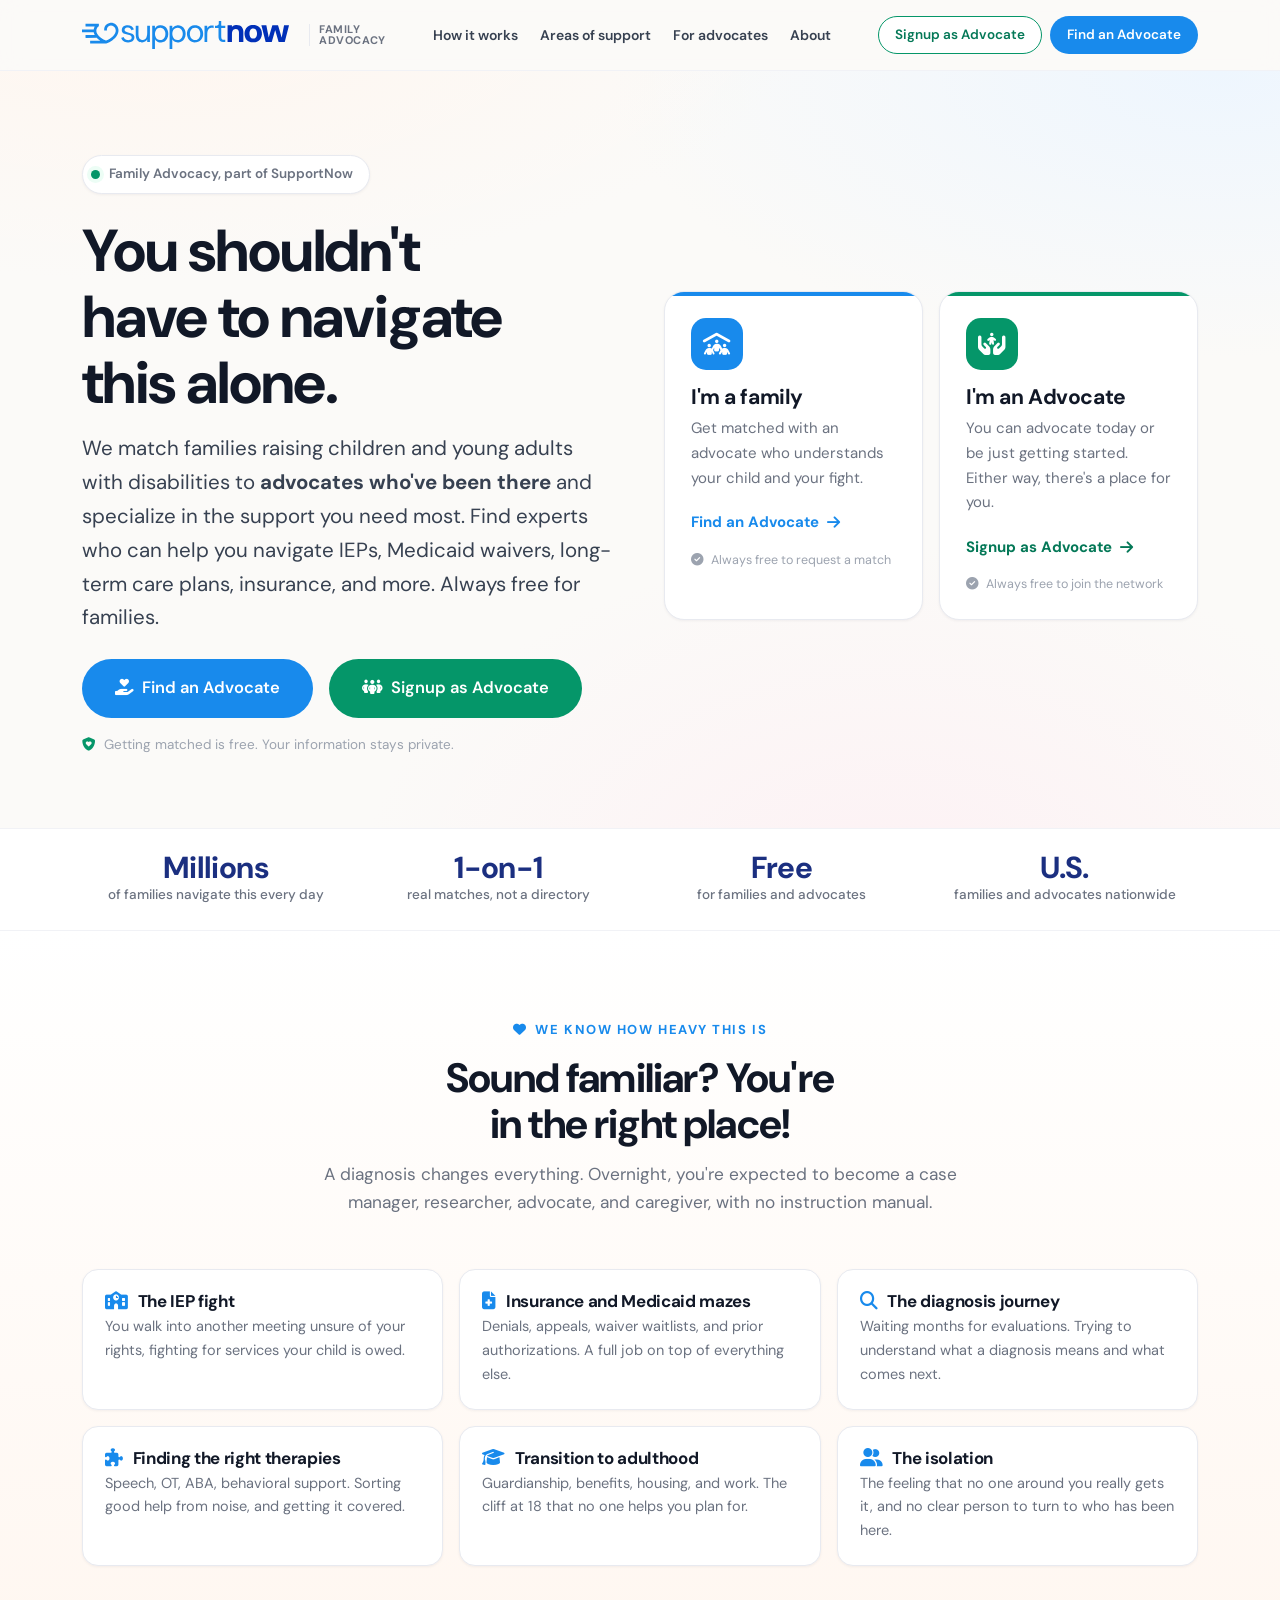
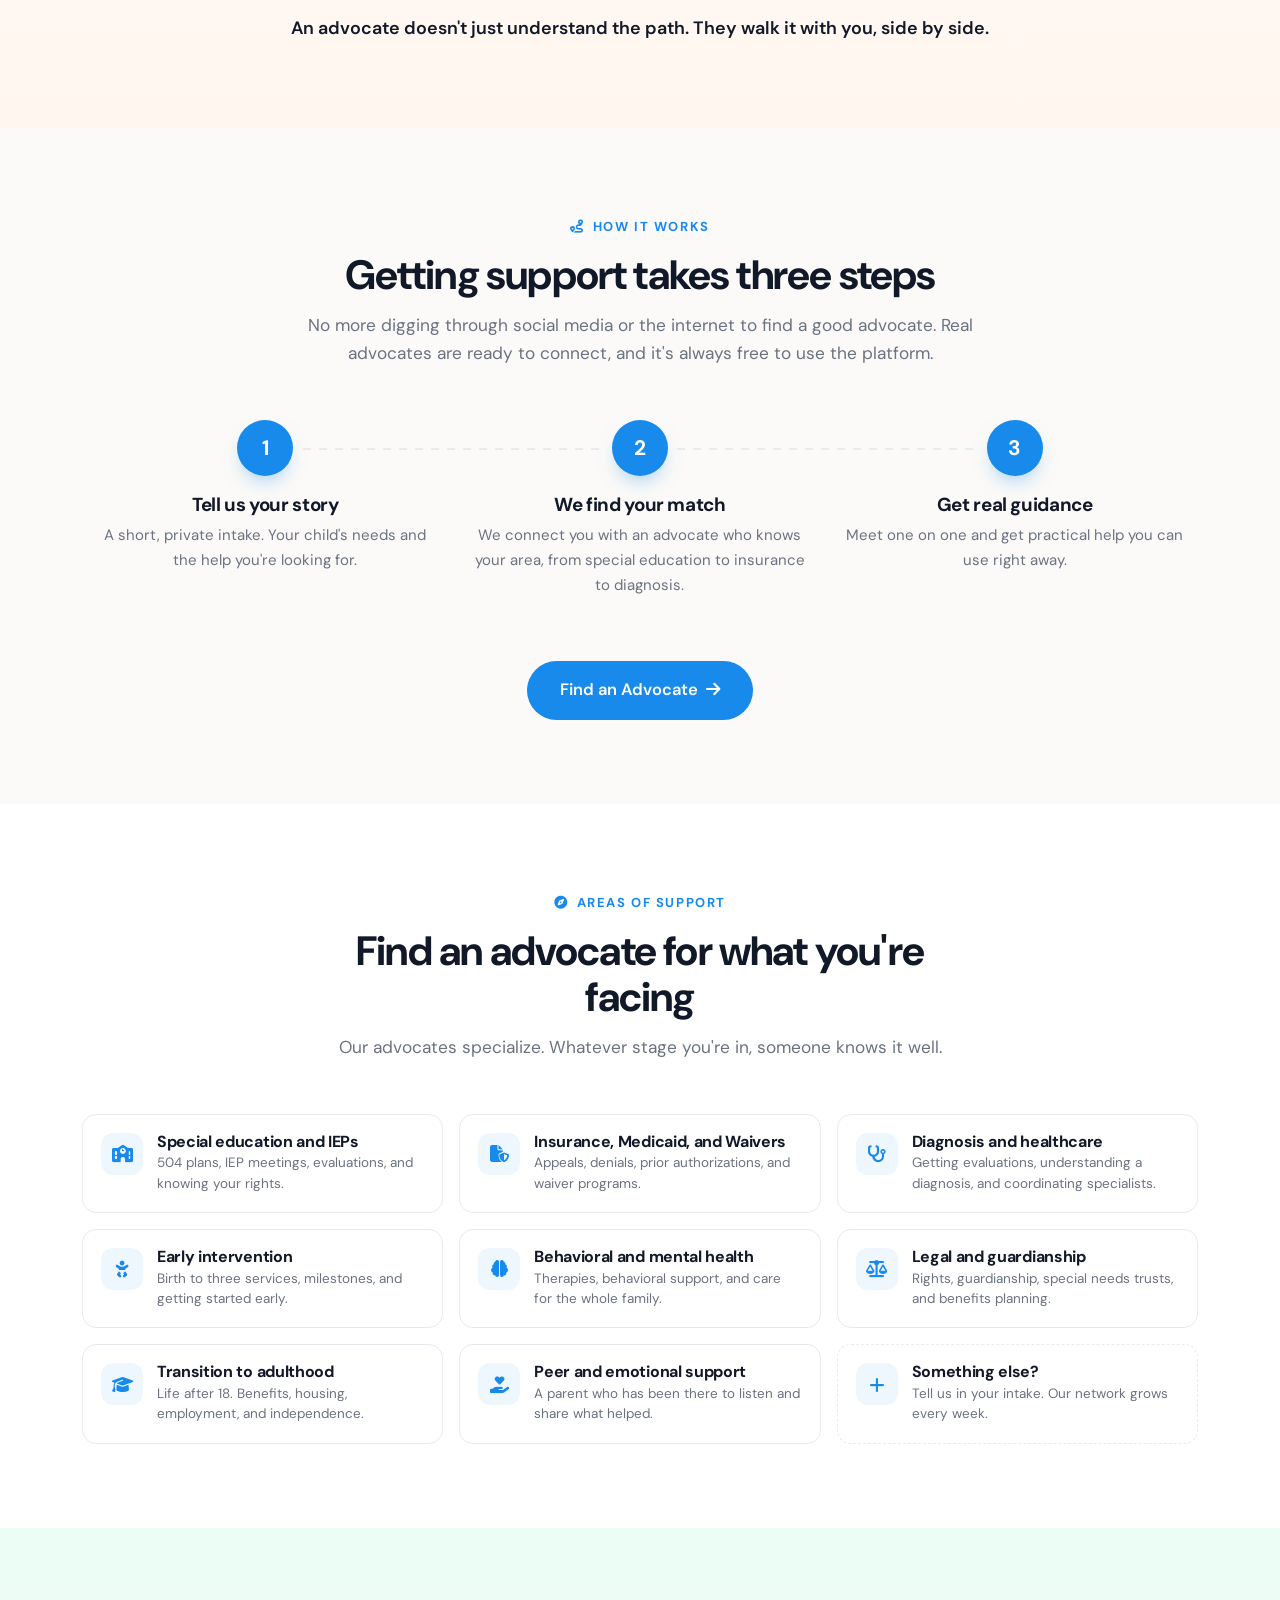
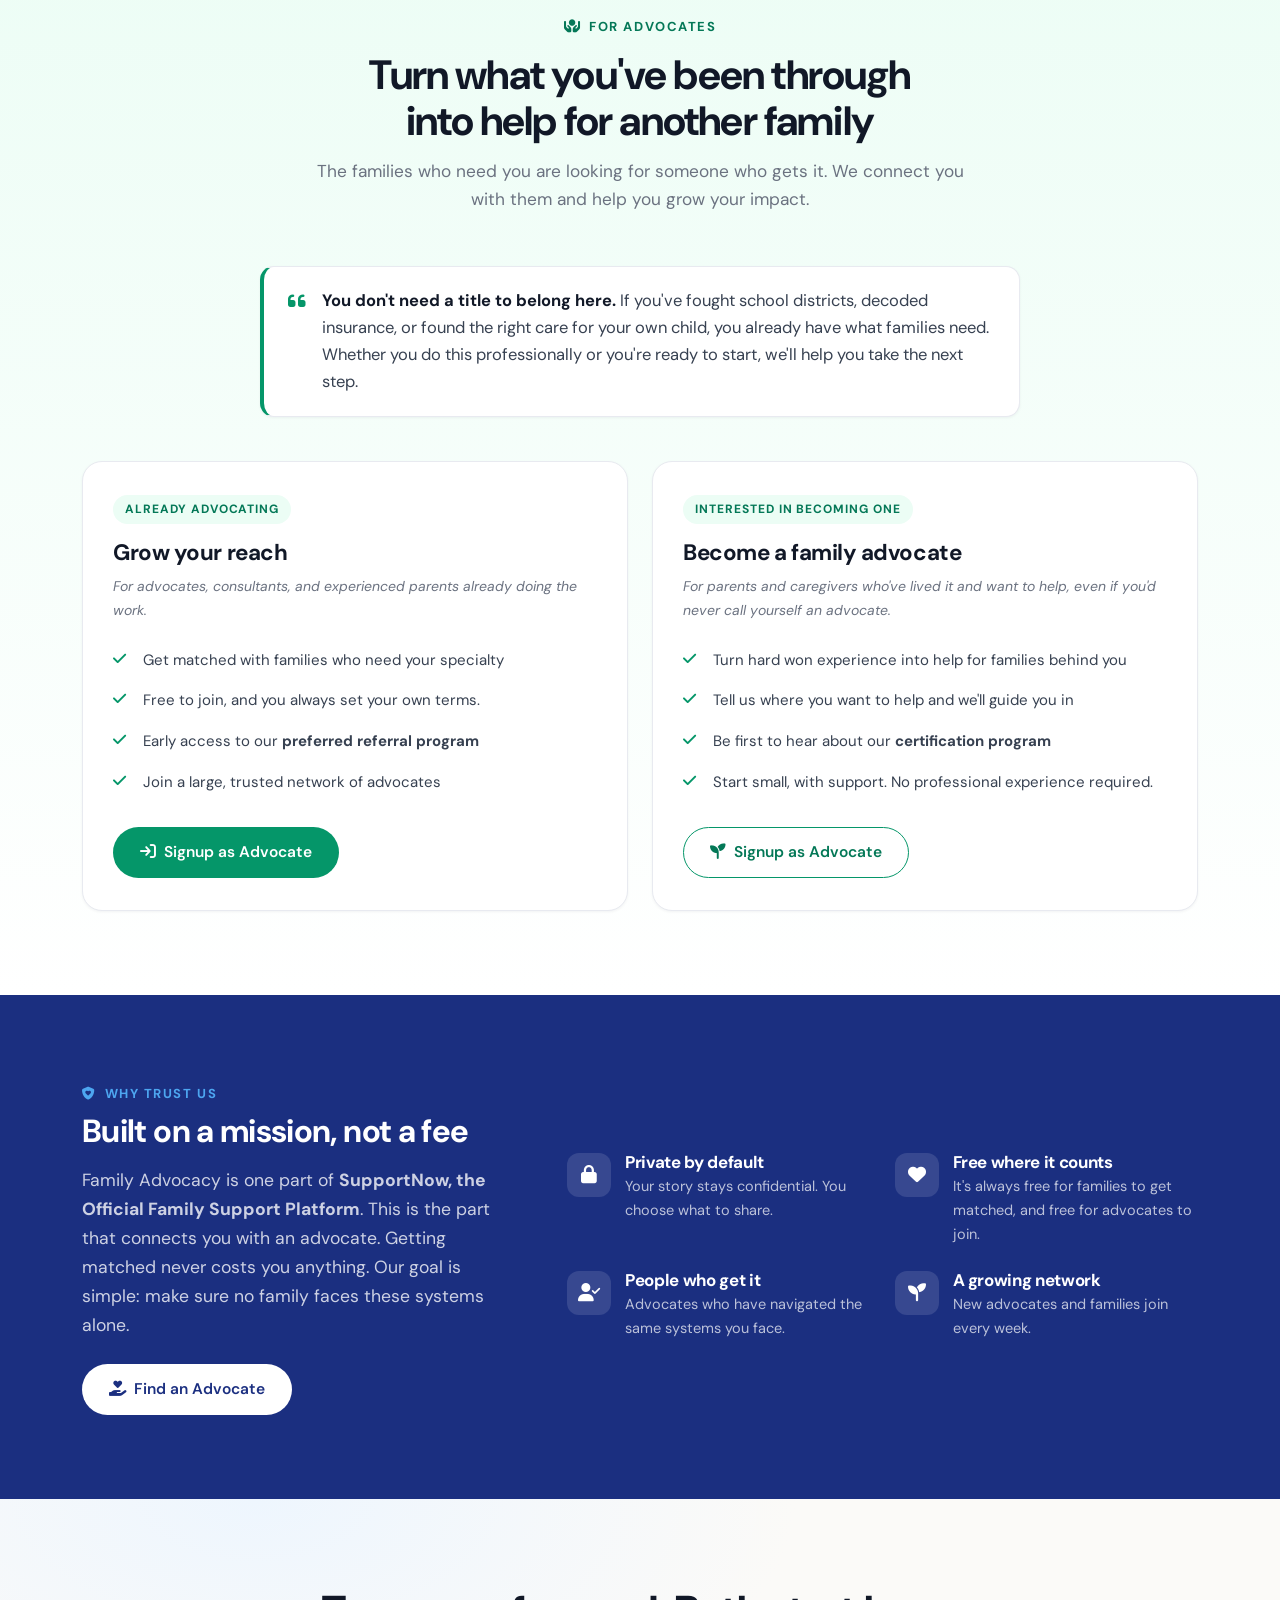
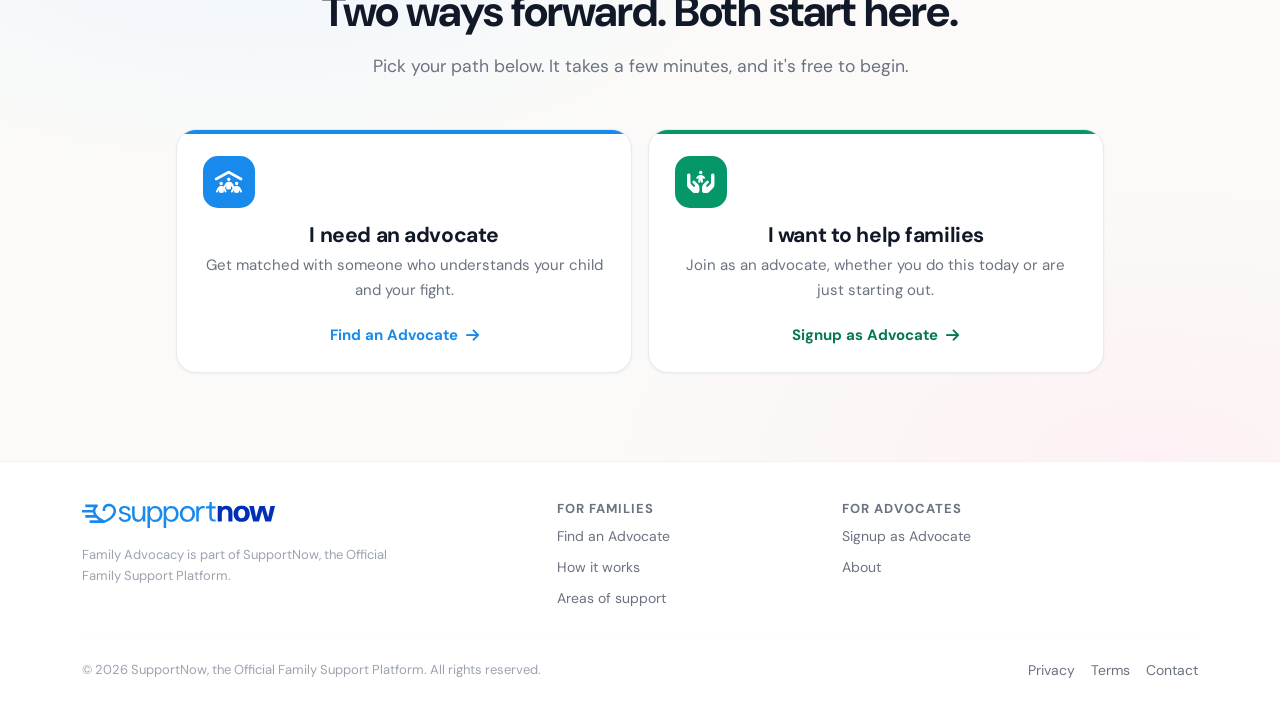
<file: index.html>
<!DOCTYPE html>
<html lang="en">
<head>
<meta charset="UTF-8">
<meta name="viewport" content="width=device-width, initial-scale=1.0">
<title>SupportNow Family Advocacy | You shouldn't have to navigate this alone</title>
<meta name="description" content="We connect families raising children and young adults with disabilities to advocates who've been there and specialize in the support you need most. Get matched for help with IEPs, insurance, diagnosis, and more. Always free for families.">

<!-- Bootstrap 5.3 -->
<link href="https://cdn.jsdelivr.net/npm/bootstrap@5.3.3/dist/css/bootstrap.min.css" rel="stylesheet">
<!-- Font Awesome 6.5.1 -->
<link href="https://cdnjs.cloudflare.com/ajax/libs/font-awesome/6.5.1/css/all.min.css" rel="stylesheet">
<!-- DM Sans (SupportNow brand typeface) -->
<link rel="preconnect" href="https://fonts.googleapis.com">
<link rel="preconnect" href="https://fonts.gstatic.com" crossorigin>
<link href="https://fonts.googleapis.com/css2?family=DM+Sans:opsz,wght@9..40,400;9..40,500;9..40,600;9..40,700&display=swap" rel="stylesheet">

<style>
:root{
  /* SupportNow brand tokens (from supportnow-2.0/styleguide.html) */
  --brand:#188aec; --brand-dark:#1274c9; --brand-light:#4da6f0;
  --brand-bg:#eef6fe; --navy:#1b2f80;
  --give:#059669; --give-dark:#047857; --give-tint:#ecfdf5;
  --amber:#d97706; --amber-tint:#fffbeb;
  --rose:#db2777; --rose-tint:#fdf2f8;

  /* Neutrals */
  --ink:#111827; --body:#374151; --secondary:#6b7280; --muted:#9ca3af;
  --border:#e8eaf0; --border-light:#f1f2f6;
  --bg:#fbfaf8; --card:#ffffff;

  /* Warm hero wash */
  --warm-1:#fff6ef; --warm-2:#fdf1f4; --warm-3:#eef6fe;
  --shadow:0 1px 3px rgba(17,24,39,.05);
  --shadow-md:0 12px 32px -12px rgba(27,47,128,.18);
  --shadow-lg:0 24px 60px -20px rgba(27,47,128,.28);
}

*{box-sizing:border-box}
html{scroll-behavior:smooth}
body{
  font-family:'DM Sans',system-ui,-apple-system,Segoe UI,Roboto,sans-serif;
  color:var(--body); background:var(--bg);
  font-size:16.5px; line-height:1.65; -webkit-font-smoothing:antialiased;
}
h1,h2,h3,h4,.display{color:var(--ink); font-weight:700; letter-spacing:-.02em; line-height:1.12}
a{text-decoration:none}
.container-narrow{max-width:1140px}
.eyebrow{
  font-size:13px; font-weight:700; text-transform:uppercase; letter-spacing:.12em;
  color:var(--brand); display:inline-flex; align-items:center; gap:8px;
}
.eyebrow.give{color:var(--give-dark)}
.text-balance{text-wrap:balance}

/* Nav */
.nav-wrap{
  position:sticky; top:0; z-index:1000; background:rgba(251,250,248,.85);
  backdrop-filter:saturate(180%) blur(12px); border-bottom:1px solid var(--border-light);
}
.brand-lockup{display:flex; align-items:center; gap:11px}
.brand-logo{height:28px; width:auto; display:block; flex-shrink:0}
.footer .brand-logo{height:26px}
.wordmark{font-size:21px; font-weight:700; letter-spacing:-.02em; line-height:1}
.wordmark b{color:var(--brand); font-weight:700}
.wordmark em{color:var(--navy); font-style:normal}
.vertical-tag{
  font-size:11px; font-weight:700; letter-spacing:.04em; text-transform:uppercase;
  color:var(--secondary); border-left:1px solid var(--border); margin-left:9px;
  padding-left:9px; line-height:1;
}
.nav-link-x{color:var(--body); font-weight:600; font-size:14px; padding:7px 9px; border-radius:8px; white-space:nowrap}
.nav-link-x:hover{color:var(--brand); background:var(--brand-bg)}

/* Buttons */
.btn{font-weight:600; border-radius:50px; padding:13px 26px; font-size:15.5px; transition:.18s; border:1.5px solid transparent; white-space:nowrap}
.btn-lg-x{padding:16px 32px; font-size:16.5px}
.btn-sm-x{padding:8px 16px; font-size:13.5px}
.btn-brand{background:var(--brand); color:#fff}
.btn-brand:hover{background:var(--brand-dark); color:#fff; transform:translateY(-1px); box-shadow:0 10px 24px -10px rgba(24,138,236,.6)}
.btn-give{background:var(--give); color:#fff}
.btn-give:hover{background:var(--give-dark); color:#fff; transform:translateY(-1px); box-shadow:0 10px 24px -10px rgba(5,150,105,.55)}
.btn-give-outline{background:#fff; color:var(--give-dark); border-color:var(--give)}
.btn-give-outline:hover{background:var(--give-tint); color:var(--give-dark); border-color:var(--give); transform:translateY(-1px)}
.btn-ghost{background:#fff; color:var(--ink); border-color:var(--border)}
.btn-ghost:hover{border-color:var(--brand); color:var(--brand)}
.btn-white{background:#fff; color:var(--navy)}
.btn-white:hover{background:#fff; color:var(--brand); transform:translateY(-1px)}
.btn-outline-white{background:transparent; color:#fff; border-color:rgba(255,255,255,.5)}
.btn-outline-white:hover{background:rgba(255,255,255,.12); color:#fff; border-color:#fff}

/* Hero */
.hero{
  position:relative; overflow:hidden;
  background:
    radial-gradient(1200px 520px at 12% -10%, var(--warm-1) 0%, transparent 55%),
    radial-gradient(1100px 520px at 95% 0%, var(--warm-3) 0%, transparent 55%),
    radial-gradient(900px 600px at 70% 110%, var(--warm-2) 0%, transparent 60%);
  padding:84px 0 72px;
}
.hero h1{font-size:clamp(2.4rem,5vw,3.7rem)}
.hero .lede{font-size:clamp(1.05rem,1.6vw,1.28rem); color:var(--body); max-width:620px}
.pill-badge{
  display:inline-flex; align-items:center; gap:9px; background:#fff; border:1px solid var(--border);
  border-radius:50px; padding:7px 16px 7px 8px; font-size:13.5px; font-weight:600; color:var(--secondary);
  box-shadow:var(--shadow);
}
.pill-badge .dot{width:9px; height:9px; border-radius:50%; background:var(--give); box-shadow:0 0 0 4px var(--give-tint)}

/* Two-door cards */
.door{
  display:block; background:var(--card); border:1px solid var(--border); border-radius:20px;
  padding:26px 26px 24px; box-shadow:var(--shadow); transition:.2s; height:100%; position:relative; overflow:hidden;
}
.door::before{content:""; position:absolute; inset:0 0 auto 0; height:4px; background:var(--brand)}
.door.give::before{background:var(--give)}
.door:hover{transform:translateY(-4px); box-shadow:var(--shadow-lg); border-color:transparent}
.door-icon{
  width:52px; height:52px; border-radius:15px; display:flex; align-items:center; justify-content:center;
  font-size:22px; color:#fff; background:var(--brand); margin-bottom:16px;
}
.door.give .door-icon{background:var(--give)}
.door h3{font-size:1.32rem; margin-bottom:6px}
.door p{font-size:15px; color:var(--secondary); margin-bottom:18px}
.door .door-cta{font-weight:700; font-size:15px; color:var(--brand); display:inline-flex; align-items:center; gap:8px}
.door.give .door-cta{color:var(--give-dark)}
.door:hover .door-cta i{transform:translateX(4px)}
.door .door-cta i{transition:.18s}
.door .door-note{font-size:12.5px; color:var(--muted); margin-top:14px; display:flex; align-items:center; gap:7px}

/* Trust strip */
.trust-strip{border-top:1px solid var(--border-light); border-bottom:1px solid var(--border-light); background:#fff}
.stat-num{font-size:1.9rem; font-weight:700; color:var(--navy); line-height:1; letter-spacing:-.02em}
.stat-lbl{font-size:13.5px; color:var(--secondary); font-weight:500}

/* Sections */
section{scroll-margin-top:80px}
.sec{padding:84px 0}
.sec-head{max-width:680px; margin:0 auto 52px; text-align:center}
.sec-head h2{font-size:clamp(1.9rem,3.2vw,2.6rem); margin:14px 0 12px}
.sec-head p{font-size:1.08rem; color:var(--secondary)}

/* Problem */
.problem{background:linear-gradient(180deg,#fff 0%,var(--warm-1) 100%)}
.problem-card{
  background:#fff; border:1px solid var(--border); border-radius:16px; padding:22px 22px;
  box-shadow:var(--shadow); height:100%;
}
.problem-card i{color:var(--brand); font-size:18px; margin-right:10px}
.problem-card h4{font-size:1.06rem; margin-bottom:4px; display:flex; align-items:center}
.problem-card p{font-size:14.5px; color:var(--secondary); margin:0}

/* Steps */
.step{text-align:center; padding:0 12px}
.step-num{
  width:56px; height:56px; border-radius:50%; margin:0 auto 18px; display:flex; align-items:center; justify-content:center;
  font-size:21px; font-weight:700; color:#fff; background:var(--brand); box-shadow:0 10px 22px -10px rgba(24,138,236,.6);
}
.step h4{font-size:1.18rem; margin-bottom:8px}
.step p{font-size:15px; color:var(--secondary)}
.step-connect{position:relative}
@media(min-width:768px){
  .step-connect::after{
    content:""; position:absolute; top:28px; left:60%; width:80%; height:2px;
    background:repeating-linear-gradient(90deg,var(--border) 0 8px,transparent 8px 16px);
  }
}

/* Subject areas */
.areas{background:#fff}
.area-card{
  display:flex; gap:14px; align-items:flex-start; padding:18px 18px; border:1px solid var(--border);
  border-radius:14px; background:var(--card); transition:.18s; height:100%;
}
.area-card:hover{border-color:var(--brand-light); box-shadow:var(--shadow-md); transform:translateY(-2px)}
.area-ic{
  width:42px; height:42px; border-radius:12px; flex-shrink:0; display:flex; align-items:center; justify-content:center;
  font-size:17px; background:var(--brand-bg); color:var(--brand);
}
.area-card h4{font-size:1rem; margin:0 0 3px}
.area-card p{font-size:13.5px; color:var(--secondary); margin:0; line-height:1.5}

/* Advocate band */
.adv{background:linear-gradient(180deg,var(--give-tint) 0%,#fff 100%)}
.adv-lead{max-width:720px; margin:0 auto}
.adv-card{
  background:#fff; border:1px solid var(--border); border-radius:20px; padding:32px 30px; height:100%;
  box-shadow:var(--shadow); position:relative; overflow:hidden;
}
.adv-card .tag{
  display:inline-block; font-size:12px; font-weight:700; text-transform:uppercase; letter-spacing:.08em;
  padding:5px 12px; border-radius:50px; margin-bottom:16px;
}
.tag-give{background:var(--give-tint); color:var(--give-dark)}
.tag-amber{background:var(--amber-tint); color:var(--amber)}
.adv-card h3{font-size:1.4rem; margin-bottom:10px}
.adv-card .who{font-size:14px; color:var(--secondary); font-style:italic; margin-bottom:18px}
.adv-card ul{list-style:none; padding:0; margin:0 0 24px}
.adv-card li{font-size:15px; color:var(--body); padding:8px 0 8px 30px; position:relative}
.adv-card li i{position:absolute; left:0; top:11px; color:var(--give); font-size:15px}
.adv-card.amber li i{color:var(--amber)}
.callout-inclusive{
  background:#fff; border:1px solid var(--border); border-left:4px solid var(--give);
  border-radius:14px; padding:20px 24px; box-shadow:var(--shadow); max-width:760px; margin:0 auto 44px;
}
.callout-inclusive i{color:var(--give); font-size:20px}

/* Who's behind it */
.trust-sec{background:var(--navy); color:#fff}
.trust-sec h2{color:#fff}
.trust-sec .lede{color:rgba(255,255,255,.78); font-size:1.1rem}
.trust-feat{display:flex; gap:14px; align-items:flex-start}
.trust-feat .ic{width:44px; height:44px; border-radius:12px; background:rgba(255,255,255,.12); color:#fff;
  display:flex; align-items:center; justify-content:center; font-size:18px; flex-shrink:0}
.trust-feat h4{color:#fff; font-size:1.06rem; margin:0 0 3px}
.trust-feat p{color:rgba(255,255,255,.7); font-size:14.5px; margin:0}

/* Final CTA */
.final{padding:88px 0; background:
  radial-gradient(900px 460px at 20% 0%, var(--warm-3) 0%, transparent 60%),
  radial-gradient(900px 460px at 90% 100%, var(--warm-2) 0%, transparent 60%), var(--bg);}

/* Footer */
.footer{background:#fff; border-top:1px solid var(--border-light); padding:40px 0 32px}
.footer a{color:var(--secondary); font-size:14px}
.footer a:hover{color:var(--brand)}
.footer .small-print{font-size:13px; color:var(--muted)}

/* misc */
.lift:hover{transform:translateY(-2px)}
.hr-soft{border:none; border-top:1px solid var(--border-light); margin:0}
</style>
</head>
<body>

<!-- NAV -->
<div class="nav-wrap">
  <nav class="container container-narrow d-flex align-items-center justify-content-between py-3">
    <a href="#top" class="brand-lockup">
      <img src="logo.svg" alt="SupportNow" class="brand-logo">
      <span class="vertical-tag d-none d-sm-inline">Family<br>Advocacy</span>
    </a>
    <div class="d-none d-xl-flex align-items-center gap-1">
      <a href="#how" class="nav-link-x">How it works</a>
      <a href="#areas" class="nav-link-x">Areas of support</a>
      <a href="#advocates" class="nav-link-x">For advocates</a>
      <a href="#about" class="nav-link-x">About</a>
    </div>
    <div class="d-flex align-items-center gap-2">
      <a href="advocate-intake.html" class="btn btn-give-outline btn-sm-x d-none d-md-inline">Signup as Advocate</a>
      <a href="family-intake.html" class="btn btn-brand btn-sm-x">Find an Advocate</a>
    </div>
  </nav>
</div>

<a id="top"></a>

<!-- HERO -->
<header class="hero">
  <div class="container container-narrow">
    <div class="row align-items-center g-5">
      <div class="col-lg-6">
        <span class="pill-badge mb-4"><span class="dot"></span> Family Advocacy, part of SupportNow</span>
        <h1 class="text-balance mb-3">You shouldn't have to navigate this alone.</h1>
        <p class="lede mb-4">
          We match families raising children and young adults with disabilities to <strong>advocates who've been there</strong> and specialize in the support you need most.
          Find experts who can help you navigate IEPs, Medicaid waivers, long-term care plans, insurance, and more. Always free for families.
        </p>
        <div class="d-flex flex-wrap gap-3 mb-3">
          <a href="family-intake.html" class="btn btn-brand btn-lg-x"><i class="fa-solid fa-hand-holding-heart me-2"></i>Find an Advocate</a>
          <a href="advocate-intake.html" class="btn btn-give btn-lg-x"><i class="fa-solid fa-people-group me-2"></i>Signup as Advocate</a>
        </div>
        <p class="d-flex align-items-center gap-2 mb-0" style="font-size:13.5px;color:var(--muted)">
          <i class="fa-solid fa-shield-heart" style="color:var(--give)"></i>
          Getting matched is free. Your information stays private.
        </p>
      </div>

      <div class="col-lg-6">
        <div class="row g-3">
          <div class="col-sm-6">
            <a href="family-intake.html" class="door">
              <div class="door-icon"><i class="fa-solid fa-people-roof"></i></div>
              <h3>I'm a family</h3>
              <p>Get matched with an advocate who understands your child and your fight.</p>
              <span class="door-cta">Find an Advocate <i class="fa-solid fa-arrow-right"></i></span>
              <div class="door-note"><i class="fa-solid fa-circle-check"></i> Always free to request a match</div>
            </a>
          </div>
          <div class="col-sm-6">
            <a href="advocate-intake.html" class="door give">
              <div class="door-icon"><i class="fa-solid fa-hands-holding-child"></i></div>
              <h3>I'm an Advocate</h3>
              <p>You can advocate today or be just getting started. Either way, there's a place for you.</p>
              <span class="door-cta">Signup as Advocate <i class="fa-solid fa-arrow-right"></i></span>
              <div class="door-note"><i class="fa-solid fa-circle-check"></i> Always free to join the network</div>
            </a>
          </div>
        </div>
      </div>
    </div>
  </div>
</header>

<!-- TRUST STRIP -->
<div class="trust-strip">
  <div class="container container-narrow py-4">
    <div class="row text-center g-3 align-items-center">
      <div class="col-6 col-md-3">
        <div class="stat-num">Millions</div>
        <div class="stat-lbl">of families navigate this every day</div>
      </div>
      <div class="col-6 col-md-3">
        <div class="stat-num">1-on-1</div>
        <div class="stat-lbl">real matches, not a directory</div>
      </div>
      <div class="col-6 col-md-3">
        <div class="stat-num">Free</div>
        <div class="stat-lbl">for families and advocates</div>
      </div>
      <div class="col-6 col-md-3">
        <div class="stat-num">U.S.</div>
        <div class="stat-lbl">families and advocates nationwide</div>
      </div>
    </div>
  </div>
</div>

<!-- PROBLEM -->
<section class="sec problem" id="problem">
  <div class="container container-narrow">
    <div class="sec-head">
      <span class="eyebrow"><i class="fa-solid fa-heart"></i> We know how heavy this is</span>
      <h2 class="text-balance">Sound familiar? You're in the right place!</h2>
      <p>A diagnosis changes everything. Overnight, you're expected to become a case manager, researcher, advocate, and caregiver, with no instruction manual.</p>
    </div>
    <div class="row g-3">
      <div class="col-md-6 col-lg-4">
        <div class="problem-card">
          <h4><i class="fa-solid fa-school"></i> The IEP fight</h4>
          <p>You walk into another meeting unsure of your rights, fighting for services your child is owed.</p>
        </div>
      </div>
      <div class="col-md-6 col-lg-4">
        <div class="problem-card">
          <h4><i class="fa-solid fa-file-medical"></i> Insurance and Medicaid mazes</h4>
          <p>Denials, appeals, waiver waitlists, and prior authorizations. A full job on top of everything else.</p>
        </div>
      </div>
      <div class="col-md-6 col-lg-4">
        <div class="problem-card">
          <h4><i class="fa-solid fa-magnifying-glass"></i> The diagnosis journey</h4>
          <p>Waiting months for evaluations. Trying to understand what a diagnosis means and what comes next.</p>
        </div>
      </div>
      <div class="col-md-6 col-lg-4">
        <div class="problem-card">
          <h4><i class="fa-solid fa-puzzle-piece"></i> Finding the right therapies</h4>
          <p>Speech, OT, ABA, behavioral support. Sorting good help from noise, and getting it covered.</p>
        </div>
      </div>
      <div class="col-md-6 col-lg-4">
        <div class="problem-card">
          <h4><i class="fa-solid fa-graduation-cap"></i> Transition to adulthood</h4>
          <p>Guardianship, benefits, housing, and work. The cliff at 18 that no one helps you plan for.</p>
        </div>
      </div>
      <div class="col-md-6 col-lg-4">
        <div class="problem-card">
          <h4><i class="fa-solid fa-user-group"></i> The isolation</h4>
          <p>The feeling that no one around you really gets it, and no clear person to turn to who has been here.</p>
        </div>
      </div>
    </div>
    <p class="text-center mt-5 mb-0" style="font-size:1.12rem;color:var(--ink);font-weight:600">
      An advocate doesn't just understand the path. They walk it with you, side by side.
    </p>
  </div>
</section>

<!-- HOW IT WORKS -->
<section class="sec" id="how">
  <div class="container container-narrow">
    <div class="sec-head">
      <span class="eyebrow"><i class="fa-solid fa-route"></i> How it works</span>
      <h2>Getting support takes three steps</h2>
      <p>No more digging through social media or the internet to find a good advocate. Real advocates are ready to connect, and it's always free to use the platform.</p>
    </div>
    <div class="row g-4 g-md-2">
      <div class="col-md-4 step-connect">
        <div class="step">
          <div class="step-num">1</div>
          <h4>Tell us your story</h4>
          <p>A short, private intake. Your child's needs and the help you're looking for.</p>
        </div>
      </div>
      <div class="col-md-4 step-connect">
        <div class="step">
          <div class="step-num">2</div>
          <h4>We find your match</h4>
          <p>We connect you with an advocate who knows your area, from special education to insurance to diagnosis.</p>
        </div>
      </div>
      <div class="col-md-4">
        <div class="step">
          <div class="step-num">3</div>
          <h4>Get real guidance</h4>
          <p>Meet one on one and get practical help you can use right away.</p>
        </div>
      </div>
    </div>
    <div class="text-center mt-5">
      <a href="family-intake.html" class="btn btn-brand btn-lg-x">Find an Advocate <i class="fa-solid fa-arrow-right ms-1"></i></a>
    </div>
  </div>
</section>

<!-- SUBJECT AREAS -->
<section class="sec areas" id="areas">
  <div class="container container-narrow">
    <div class="sec-head">
      <span class="eyebrow"><i class="fa-solid fa-compass"></i> Areas of support</span>
      <h2>Find an advocate for what you're facing</h2>
      <p>Our advocates specialize. Whatever stage you're in, someone knows it well.</p>
    </div>
    <div class="row g-3">
      <div class="col-md-6 col-lg-4">
        <div class="area-card"><div class="area-ic"><i class="fa-solid fa-school"></i></div>
          <div><h4>Special education and IEPs</h4><p>504 plans, IEP meetings, evaluations, and knowing your rights.</p></div></div>
      </div>
      <div class="col-md-6 col-lg-4">
        <div class="area-card"><div class="area-ic"><i class="fa-solid fa-file-shield"></i></div>
          <div><h4>Insurance, Medicaid, and Waivers</h4><p>Appeals, denials, prior authorizations, and waiver programs.</p></div></div>
      </div>
      <div class="col-md-6 col-lg-4">
        <div class="area-card"><div class="area-ic"><i class="fa-solid fa-stethoscope"></i></div>
          <div><h4>Diagnosis and healthcare</h4><p>Getting evaluations, understanding a diagnosis, and coordinating specialists.</p></div></div>
      </div>
      <div class="col-md-6 col-lg-4">
        <div class="area-card"><div class="area-ic"><i class="fa-solid fa-baby"></i></div>
          <div><h4>Early intervention</h4><p>Birth to three services, milestones, and getting started early.</p></div></div>
      </div>
      <div class="col-md-6 col-lg-4">
        <div class="area-card"><div class="area-ic"><i class="fa-solid fa-brain"></i></div>
          <div><h4>Behavioral and mental health</h4><p>Therapies, behavioral support, and care for the whole family.</p></div></div>
      </div>
      <div class="col-md-6 col-lg-4">
        <div class="area-card"><div class="area-ic"><i class="fa-solid fa-scale-balanced"></i></div>
          <div><h4>Legal and guardianship</h4><p>Rights, guardianship, special needs trusts, and benefits planning.</p></div></div>
      </div>
      <div class="col-md-6 col-lg-4">
        <div class="area-card"><div class="area-ic"><i class="fa-solid fa-graduation-cap"></i></div>
          <div><h4>Transition to adulthood</h4><p>Life after 18. Benefits, housing, employment, and independence.</p></div></div>
      </div>
      <div class="col-md-6 col-lg-4">
        <div class="area-card"><div class="area-ic"><i class="fa-solid fa-hand-holding-heart"></i></div>
          <div><h4>Peer and emotional support</h4><p>A parent who has been there to listen and share what helped.</p></div></div>
      </div>
      <div class="col-md-6 col-lg-4">
        <div class="area-card" style="border-style:dashed">
          <div class="area-ic"><i class="fa-solid fa-plus"></i></div>
          <div><h4>Something else?</h4><p>Tell us in your intake. Our network grows every week.</p></div></div>
      </div>
    </div>
  </div>
</section>

<!-- FOR ADVOCATES -->
<section class="sec adv" id="advocates">
  <div class="container container-narrow">
    <div class="sec-head">
      <span class="eyebrow give"><i class="fa-solid fa-hands-holding-circle"></i> For advocates</span>
      <h2 class="text-balance">Turn what you've been through into help for another family</h2>
      <p class="adv-lead">The families who need you are looking for someone who gets it. We connect you with them and help you grow your impact.</p>
    </div>

    <div class="callout-inclusive d-flex gap-3 align-items-start">
      <i class="fa-solid fa-quote-left mt-1"></i>
      <div>
        <strong style="color:var(--ink)">You don't need a title to belong here.</strong>
        If you've fought school districts, decoded insurance, or found the right care for your own child,
        you already have what families need. Whether you do this professionally or you're ready to start,
        we'll help you take the next step.
      </div>
    </div>

    <div class="row g-4">
      <div class="col-lg-6">
        <div class="adv-card">
          <span class="tag tag-give">Already advocating</span>
          <h3>Grow your reach</h3>
          <p class="who">For advocates, consultants, and experienced parents already doing the work.</p>
          <ul>
            <li><i class="fa-solid fa-check"></i> Get matched with families who need your specialty</li>
            <li><i class="fa-solid fa-check"></i> Free to join, and you always set your own terms.</li>
            <li><i class="fa-solid fa-check"></i> Early access to our <strong>preferred referral program</strong></li>
            <li><i class="fa-solid fa-check"></i> Join a large, trusted network of advocates</li>
          </ul>
          <a href="advocate-intake.html" class="btn btn-give"><i class="fa-solid fa-arrow-right-to-bracket me-2"></i>Signup as Advocate</a>
        </div>
      </div>
      <div class="col-lg-6">
        <div class="adv-card">
          <span class="tag tag-give">Interested in becoming one</span>
          <h3>Become a family advocate</h3>
          <p class="who">For parents and caregivers who've lived it and want to help, even if you'd never call yourself an advocate.</p>
          <ul>
            <li><i class="fa-solid fa-check"></i> Turn hard won experience into help for families behind you</li>
            <li><i class="fa-solid fa-check"></i> Tell us where you want to help and we'll guide you in</li>
            <li><i class="fa-solid fa-check"></i> Be first to hear about our <strong>certification program</strong></li>
            <li><i class="fa-solid fa-check"></i> Start small, with support. No professional experience required.</li>
          </ul>
          <a href="advocate-intake.html" class="btn btn-give-outline"><i class="fa-solid fa-seedling me-2"></i>Signup as Advocate</a>
        </div>
      </div>
    </div>
  </div>
</section>

<!-- WHO'S BEHIND IT -->
<section class="sec trust-sec" id="about">
  <div class="container container-narrow">
    <div class="row align-items-center g-5">
      <div class="col-lg-5">
        <span class="eyebrow" style="color:var(--brand-light)"><i class="fa-solid fa-shield-heart"></i> Why trust us</span>
        <h2 class="mt-2 mb-3 text-balance">Built on a mission, not a fee</h2>
        <p class="lede mb-4">
          Family Advocacy is one part of <strong>SupportNow, the Official Family Support Platform</strong>. This is the part that
          connects you with an advocate. Getting matched never costs you anything. Our goal is simple:
          make sure no family faces these systems alone.
        </p>
        <a href="family-intake.html" class="btn btn-white"><i class="fa-solid fa-hand-holding-heart me-2"></i>Find an Advocate</a>
      </div>
      <div class="col-lg-7">
        <div class="row g-4">
          <div class="col-sm-6"><div class="trust-feat">
            <div class="ic"><i class="fa-solid fa-lock"></i></div>
            <div><h4>Private by default</h4><p>Your story stays confidential. You choose what to share.</p></div>
          </div></div>
          <div class="col-sm-6"><div class="trust-feat">
            <div class="ic"><i class="fa-solid fa-heart"></i></div>
            <div><h4>Free where it counts</h4><p>It's always free for families to get matched, and free for advocates to join.</p></div>
          </div></div>
          <div class="col-sm-6"><div class="trust-feat">
            <div class="ic"><i class="fa-solid fa-user-check"></i></div>
            <div><h4>People who get it</h4><p>Advocates who have navigated the same systems you face.</p></div>
          </div></div>
          <div class="col-sm-6"><div class="trust-feat">
            <div class="ic"><i class="fa-solid fa-seedling"></i></div>
            <div><h4>A growing network</h4><p>New advocates and families join every week.</p></div>
          </div></div>
        </div>
      </div>
    </div>
  </div>
</section>

<!-- FINAL CTA -->
<section class="final">
  <div class="container container-narrow text-center">
    <h2 class="text-balance mb-3" style="font-size:clamp(1.9rem,3.4vw,2.7rem)">Two ways forward. Both start here.</h2>
    <p class="mb-5 mx-auto" style="max-width:560px;color:var(--secondary);font-size:1.1rem">
      Pick your path below. It takes a few minutes, and it's free to begin.
    </p>
    <div class="row g-3 justify-content-center">
      <div class="col-md-5">
        <a href="family-intake.html" class="door">
          <div class="door-icon"><i class="fa-solid fa-people-roof"></i></div>
          <h3>I need an advocate</h3>
          <p>Get matched with someone who understands your child and your fight.</p>
          <span class="door-cta">Find an Advocate <i class="fa-solid fa-arrow-right"></i></span>
        </a>
      </div>
      <div class="col-md-5">
        <a href="advocate-intake.html" class="door give">
          <div class="door-icon"><i class="fa-solid fa-hands-holding-child"></i></div>
          <h3>I want to help families</h3>
          <p>Join as an advocate, whether you do this today or are just starting out.</p>
          <span class="door-cta">Signup as Advocate <i class="fa-solid fa-arrow-right"></i></span>
        </a>
      </div>
    </div>
  </div>
</section>

<!-- FOOTER -->
<footer class="footer">
  <div class="container container-narrow">
    <div class="row g-4 align-items-start">
      <div class="col-md-5">
        <a href="#top" class="brand-lockup mb-3">
          <img src="logo.svg" alt="SupportNow" class="brand-logo">
        </a>
        <p class="small-print mb-0" style="max-width:340px">
          Family Advocacy is part of SupportNow, the Official Family Support Platform.
        </p>
      </div>
      <div class="col-6 col-md-3">
        <h4 style="font-size:13px;text-transform:uppercase;letter-spacing:.08em;color:var(--secondary)">For families</h4>
        <div class="d-flex flex-column gap-2 mt-2">
          <a href="family-intake.html">Find an Advocate</a>
          <a href="#how">How it works</a>
          <a href="#areas">Areas of support</a>
        </div>
      </div>
      <div class="col-6 col-md-4">
        <h4 style="font-size:13px;text-transform:uppercase;letter-spacing:.08em;color:var(--secondary)">For advocates</h4>
        <div class="d-flex flex-column gap-2 mt-2">
          <a href="advocate-intake.html">Signup as Advocate</a>
          <a href="#about">About</a>
        </div>
      </div>
    </div>
    <hr class="hr-soft my-4">
    <div class="d-flex flex-wrap justify-content-between gap-2">
      <span class="small-print">© 2026 SupportNow, the Official Family Support Platform. All rights reserved.</span>
      <div class="d-flex gap-3">
        <a href="privacy.html">Privacy</a><a href="terms.html">Terms</a><a href="mailto:hello@supportnow.org">Contact</a>
      </div>
    </div>
  </div>
</footer>

<script src="https://cdn.jsdelivr.net/npm/bootstrap@5.3.3/dist/js/bootstrap.bundle.min.js"></script>
</body>
</html>
</file>
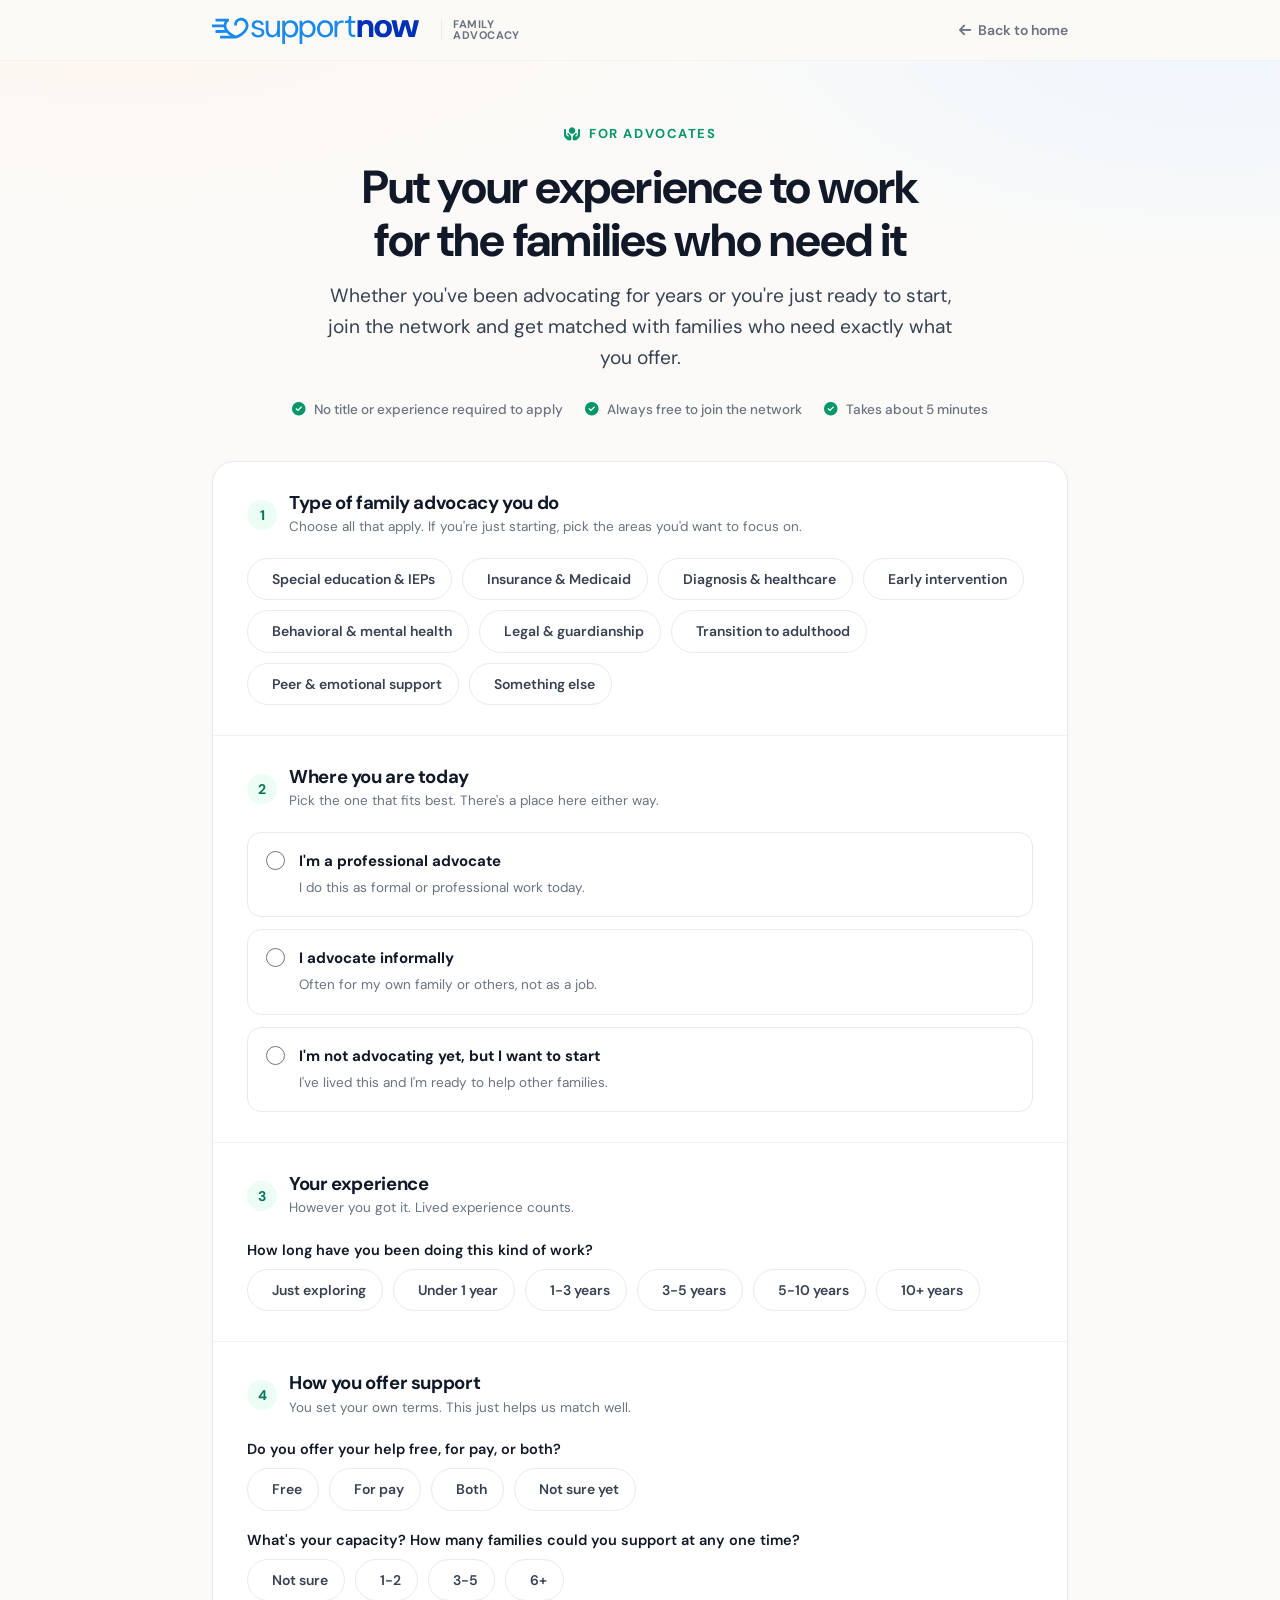
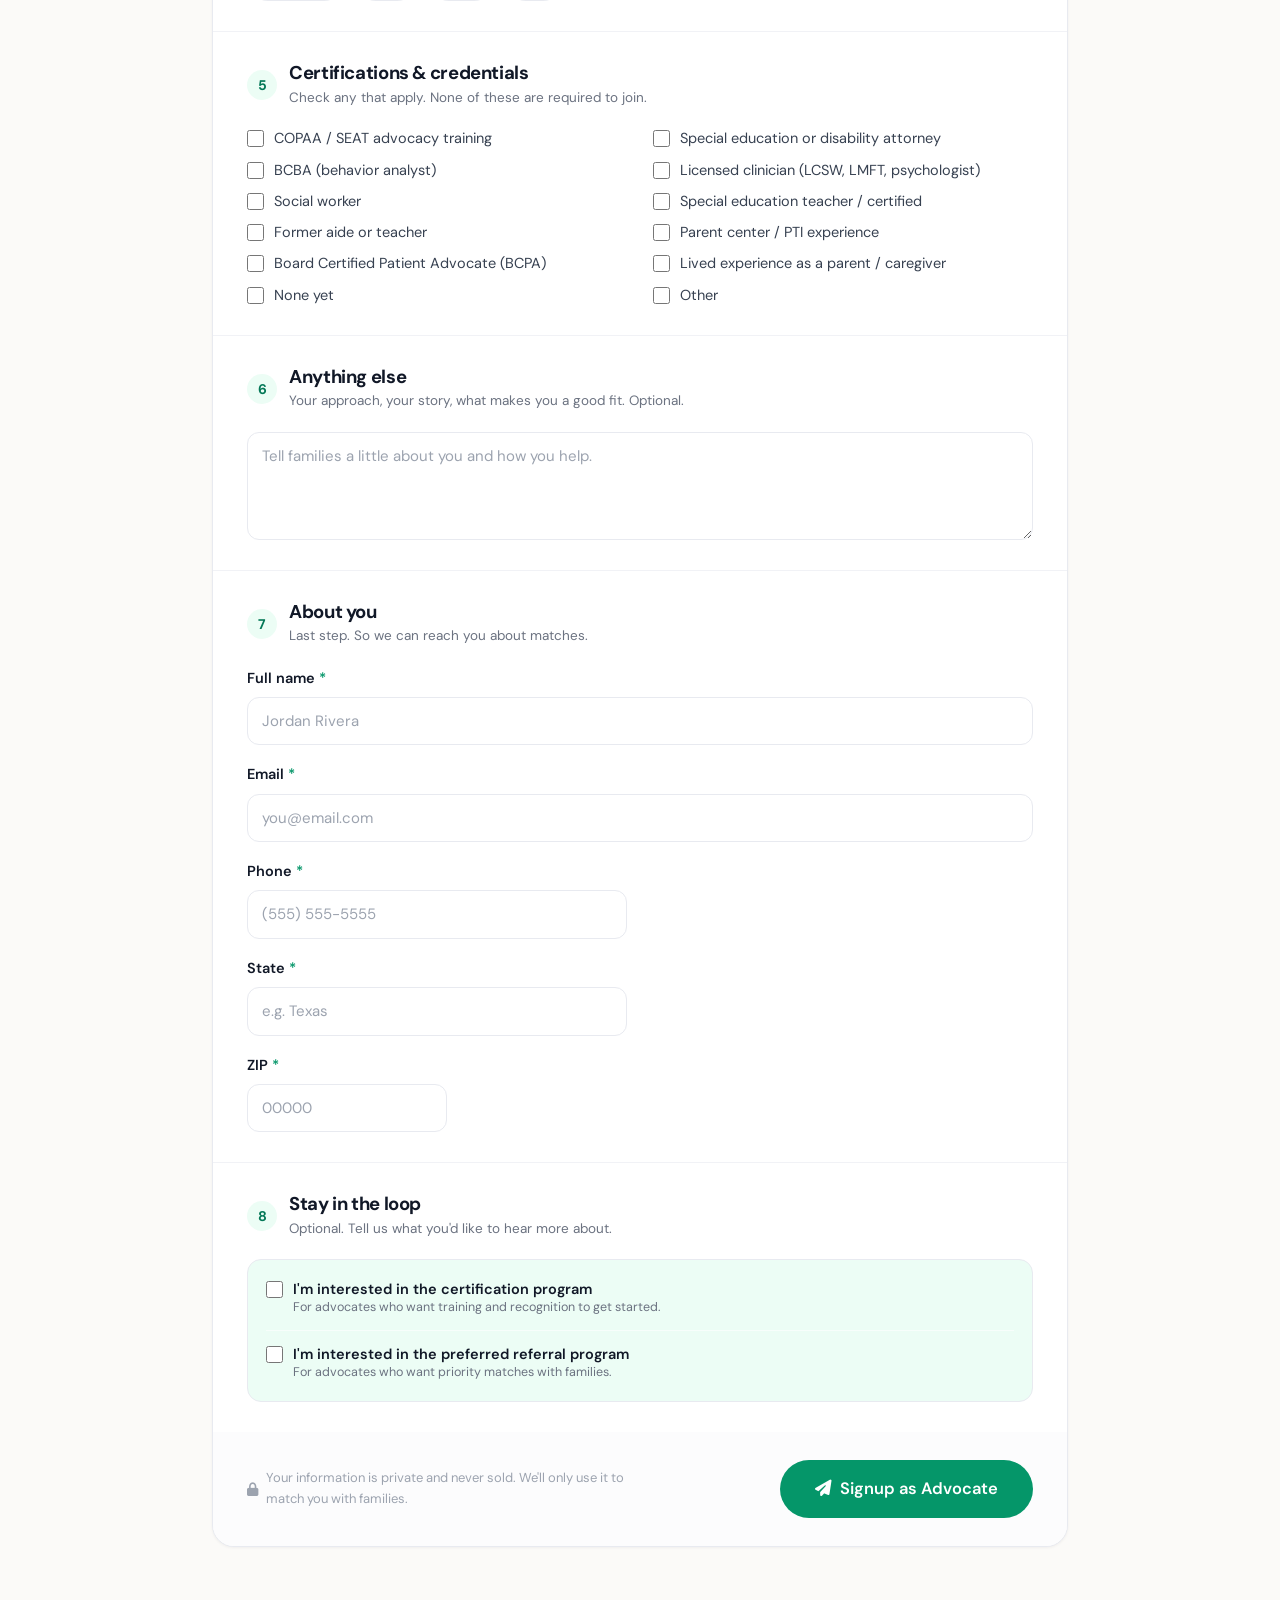
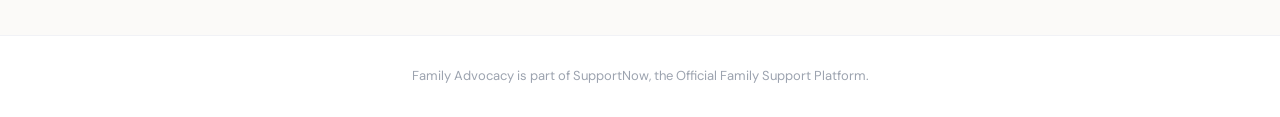
<file: advocate-intake.html>
<!DOCTYPE html>
<html lang="en">
<head>
<meta charset="UTF-8">
<meta name="viewport" content="width=device-width, initial-scale=1.0">
<title>Join as an advocate | SupportNow Family Advocacy</title>
<meta name="description" content="Put your experience to work for families who need it. Join the SupportNow advocate network, whether you advocate today or are just ready to start.">

<link href="https://cdn.jsdelivr.net/npm/bootstrap@5.3.3/dist/css/bootstrap.min.css" rel="stylesheet">
<link href="https://cdnjs.cloudflare.com/ajax/libs/font-awesome/6.5.1/css/all.min.css" rel="stylesheet">
<link rel="preconnect" href="https://fonts.googleapis.com">
<link rel="preconnect" href="https://fonts.gstatic.com" crossorigin>
<link href="https://fonts.googleapis.com/css2?family=DM+Sans:opsz,wght@9..40,400;9..40,500;9..40,600;9..40,700&display=swap" rel="stylesheet">
<link href="intake.css" rel="stylesheet">
</head>
<!-- green accent for the advocate side (mirrors the "I want to help" door) -->
<body style="--accent:#059669; --accent-dark:#047857; --accent-bg:#ecfdf5">

<!-- TOP BAR -->
<div class="topbar">
  <nav class="container container-narrow d-flex align-items-center justify-content-between py-3">
    <a href="index.html" class="brand-lockup">
      <img src="logo.svg" alt="SupportNow" class="brand-logo">
      <span class="vertical-tag d-none d-sm-inline">Family<br>Advocacy</span>
    </a>
    <a href="index.html" class="back-link"><i class="fa-solid fa-arrow-left"></i> Back to home</a>
  </nav>
</div>

<!-- HERO -->
<header class="intake-hero">
  <div class="container container-narrow text-center">
    <span class="eyebrow"><i class="fa-solid fa-hands-holding-circle"></i> For advocates</span>
    <h1 class="text-balance">Put your experience to work for the families who need it</h1>
    <p class="byline">
      Whether you've been advocating for years or you're just ready to start, join the network and get
      matched with families who need exactly what you offer.
    </p>
    <div class="trust-row">
      <span><i class="fa-solid fa-circle-check"></i> No title or experience required to apply</span>
      <span><i class="fa-solid fa-circle-check"></i> Always free to join the network</span>
      <span><i class="fa-solid fa-circle-check"></i> Takes about 5 minutes</span>
    </div>
  </div>
</header>

<!-- FORM -->
<main class="form-wrap">
  <div class="container container-narrow">
    <form id="advocateForm" action="https://formspree.io/f/mgojnbpd" method="POST" novalidate>
      <!-- Formspree helpers: friendlier notification subject + honeypot spam trap -->
      <input type="hidden" name="_subject" value="New advocate application (SupportNow)">
      <p class="hp" aria-hidden="true"><label>Leave this field empty <input type="text" name="_gotcha" tabindex="-1" autocomplete="off"></label></p>
      <div class="form-card" id="formCard">

        <!-- 1. Type of advocacy -->
        <section class="form-section">
          <div class="fs-head">
            <span class="fs-num">1</span>
            <div><h3 class="fs-title">Type of family advocacy you do</h3><p class="fs-sub">Choose all that apply. If you're just starting, pick the areas you'd want to focus on.</p></div>
          </div>
          <div class="chip-group">
            <label class="chip"><input type="checkbox" name="areas" value="special-ed"><i class="fa-solid fa-check"></i> Special education &amp; IEPs</label>
            <label class="chip"><input type="checkbox" name="areas" value="insurance"><i class="fa-solid fa-check"></i> Insurance &amp; Medicaid</label>
            <label class="chip"><input type="checkbox" name="areas" value="diagnosis"><i class="fa-solid fa-check"></i> Diagnosis &amp; healthcare</label>
            <label class="chip"><input type="checkbox" name="areas" value="early-intervention"><i class="fa-solid fa-check"></i> Early intervention</label>
            <label class="chip"><input type="checkbox" name="areas" value="behavioral"><i class="fa-solid fa-check"></i> Behavioral &amp; mental health</label>
            <label class="chip"><input type="checkbox" name="areas" value="legal"><i class="fa-solid fa-check"></i> Legal &amp; guardianship</label>
            <label class="chip"><input type="checkbox" name="areas" value="transition"><i class="fa-solid fa-check"></i> Transition to adulthood</label>
            <label class="chip"><input type="checkbox" name="areas" value="peer"><i class="fa-solid fa-check"></i> Peer &amp; emotional support</label>
            <label class="chip"><input type="checkbox" name="areas" value="other" data-reveal-target="adv-area-other"><i class="fa-solid fa-check"></i> Something else</label>
          </div>
          <div class="reveal" id="adv-area-other">
            <input type="text" class="form-control" name="areas_other" placeholder="Tell us what kind of advocacy you focus on">
          </div>
        </section>

        <!-- 2. Where you are today -->
        <section class="form-section">
          <div class="fs-head">
            <span class="fs-num">2</span>
            <div><h3 class="fs-title">Where you are today</h3><p class="fs-sub">Pick the one that fits best. There's a place here either way.</p></div>
          </div>
          <div class="choice-cards">
            <label class="choice"><input type="radio" name="status" value="professional">
              <span><span class="c-title">I'm a professional advocate</span><span class="c-sub">I do this as formal or professional work today.</span></span></label>
            <label class="choice"><input type="radio" name="status" value="informal">
              <span><span class="c-title">I advocate informally</span><span class="c-sub">Often for my own family or others, not as a job.</span></span></label>
            <label class="choice"><input type="radio" name="status" value="interested">
              <span><span class="c-title">I'm not advocating yet, but I want to start</span><span class="c-sub">I've lived this and I'm ready to help other families.</span></span></label>
          </div>
        </section>

        <!-- 3. Experience -->
        <section class="form-section">
          <div class="fs-head">
            <span class="fs-num">3</span>
            <div><h3 class="fs-title">Your experience</h3><p class="fs-sub">However you got it. Lived experience counts.</p></div>
          </div>
          <div class="field">
            <label class="field-label">How long have you been doing this kind of work?</label>
            <div class="chip-group">
              <label class="chip"><input type="radio" name="experience" value="exploring"><i class="fa-solid fa-check"></i> Just exploring</label>
              <label class="chip"><input type="radio" name="experience" value="lt1"><i class="fa-solid fa-check"></i> Under 1 year</label>
              <label class="chip"><input type="radio" name="experience" value="1-3"><i class="fa-solid fa-check"></i> 1-3 years</label>
              <label class="chip"><input type="radio" name="experience" value="3-5"><i class="fa-solid fa-check"></i> 3-5 years</label>
              <label class="chip"><input type="radio" name="experience" value="5-10"><i class="fa-solid fa-check"></i> 5-10 years</label>
              <label class="chip"><input type="radio" name="experience" value="10+"><i class="fa-solid fa-check"></i> 10+ years</label>
            </div>
          </div>
        </section>

        <!-- 4. How you offer support -->
        <section class="form-section">
          <div class="fs-head">
            <span class="fs-num">4</span>
            <div><h3 class="fs-title">How you offer support</h3><p class="fs-sub">You set your own terms. This just helps us match well.</p></div>
          </div>
          <div class="field">
            <label class="field-label">Do you offer your help free, for pay, or both?</label>
            <div class="chip-group">
              <label class="chip"><input type="radio" name="pay" value="free"><i class="fa-solid fa-check"></i> Free</label>
              <label class="chip"><input type="radio" name="pay" value="paid"><i class="fa-solid fa-check"></i> For pay</label>
              <label class="chip"><input type="radio" name="pay" value="both"><i class="fa-solid fa-check"></i> Both</label>
              <label class="chip"><input type="radio" name="pay" value="unsure"><i class="fa-solid fa-check"></i> Not sure yet</label>
            </div>
          </div>
          <div class="field">
            <label class="field-label">What's your capacity? How many families could you support at any one time?</label>
            <div class="chip-group">
              <label class="chip"><input type="radio" name="capacity" value="unsure"><i class="fa-solid fa-check"></i> Not sure</label>
              <label class="chip"><input type="radio" name="capacity" value="1-2"><i class="fa-solid fa-check"></i> 1-2</label>
              <label class="chip"><input type="radio" name="capacity" value="3-5"><i class="fa-solid fa-check"></i> 3-5</label>
              <label class="chip"><input type="radio" name="capacity" value="6+"><i class="fa-solid fa-check"></i> 6+</label>
            </div>
          </div>
        </section>

        <!-- 5. Credentials -->
        <section class="form-section">
          <div class="fs-head">
            <span class="fs-num">5</span>
            <div><h3 class="fs-title">Certifications &amp; credentials</h3><p class="fs-sub">Check any that apply. None of these are required to join.</p></div>
          </div>
          <div class="check-list">
            <label class="check"><input type="checkbox" name="credentials" value="copaa-seat"> COPAA / SEAT advocacy training</label>
            <label class="check"><input type="checkbox" name="credentials" value="attorney"> Special education or disability attorney</label>
            <label class="check"><input type="checkbox" name="credentials" value="bcba"> BCBA (behavior analyst)</label>
            <label class="check"><input type="checkbox" name="credentials" value="clinician"> Licensed clinician (LCSW, LMFT, psychologist)</label>
            <label class="check"><input type="checkbox" name="credentials" value="social-worker"> Social worker</label>
            <label class="check"><input type="checkbox" name="credentials" value="sped-teacher"> Special education teacher / certified</label>
            <label class="check"><input type="checkbox" name="credentials" value="former-aide-teacher"> Former aide or teacher</label>
            <label class="check"><input type="checkbox" name="credentials" value="parent-center"> Parent center / PTI experience</label>
            <label class="check"><input type="checkbox" name="credentials" value="bcpa"> Board Certified Patient Advocate (BCPA)</label>
            <label class="check"><input type="checkbox" name="credentials" value="lived-experience"> Lived experience as a parent / caregiver</label>
            <label class="check"><input type="checkbox" name="credentials" value="none"> None yet</label>
            <label class="check"><input type="checkbox" name="credentials" value="other" data-reveal-target="adv-cred-other"> Other</label>
          </div>
          <div class="reveal" id="adv-cred-other">
            <input type="text" class="form-control" name="credentials_other" placeholder="Tell us about your other credentials">
          </div>
        </section>

        <!-- 6. Anything else -->
        <section class="form-section">
          <div class="fs-head">
            <span class="fs-num">6</span>
            <div><h3 class="fs-title">Anything else</h3><p class="fs-sub">Your approach, your story, what makes you a good fit. Optional.</p></div>
          </div>
          <div class="field">
            <textarea class="form-control" name="about" placeholder="Tell families a little about you and how you help."></textarea>
          </div>
        </section>

        <!-- 7. About you (contact) -->
        <section class="form-section">
          <div class="fs-head">
            <span class="fs-num">7</span>
            <div><h3 class="fs-title">About you</h3><p class="fs-sub">Last step. So we can reach you about matches.</p></div>
          </div>
          <div class="field"><label class="field-label" for="adv-name">Full name <span class="req">*</span></label>
            <input type="text" id="adv-name" class="form-control" name="name" placeholder="Jordan Rivera" autocomplete="name" required></div>
          <div class="field"><label class="field-label" for="adv-email">Email <span class="req">*</span></label>
            <input type="email" id="adv-email" class="form-control" name="email" placeholder="you@email.com" autocomplete="email" inputmode="email" required></div>
          <div class="field"><label class="field-label" for="adv-phone">Phone <span class="req">*</span></label>
            <input type="tel" id="adv-phone" class="form-control w-md" name="phone" placeholder="(555) 555-5555" autocomplete="tel" inputmode="tel"></div>
          <div class="field"><label class="field-label" for="adv-state">State <span class="req">*</span></label>
            <input type="text" id="adv-state" class="form-control w-md" name="state" placeholder="e.g. Texas" autocomplete="address-level1" required></div>
          <div class="field"><label class="field-label" for="adv-zip">ZIP <span class="req">*</span></label>
            <input type="text" id="adv-zip" class="form-control w-sm" name="zip" placeholder="00000" autocomplete="postal-code" inputmode="numeric"></div>
        </section>

        <!-- 8. Program interest (light opt-in) -->
        <section class="form-section">
          <div class="fs-head">
            <span class="fs-num">8</span>
            <div><h3 class="fs-title">Stay in the loop</h3><p class="fs-sub">Optional. Tell us what you'd like to hear more about.</p></div>
          </div>
          <div class="optin">
            <label class="check"><input type="checkbox" name="interest" value="certification">
              <span><strong>I'm interested in the certification program</strong>
              <small>For advocates who want training and recognition to get started.</small></span></label>
            <label class="check"><input type="checkbox" name="interest" value="referral">
              <span><strong>I'm interested in the preferred referral program</strong>
              <small>For advocates who want priority matches with families.</small></span></label>
          </div>
        </section>

        <!-- Submit -->
        <div class="submit-bar">
          <div class="form-error" id="formError" role="alert"></div>
          <span class="submit-note"><i class="fa-solid fa-lock"></i> Your information is private and never sold. We'll only use it to match you with families.</span>
          <button type="submit" class="btn btn-accent btn-lg-x"><i class="fa-solid fa-paper-plane me-2"></i>Signup as Advocate</button>
        </div>
      </div>

      <!-- Success state -->
      <div class="form-card success" id="successPanel">
        <div class="ic"><i class="fa-solid fa-heart"></i></div>
        <h2>Welcome to the network</h2>
        <p>Thanks for stepping up for families who need you. We've got your details and we'll be in touch as we match you with families in your areas.</p>
        <p class="mt-4"><a href="index.html" class="btn btn-ghost"><i class="fa-solid fa-arrow-left me-2"></i>Back to home</a></p>
      </div>
    </form>
  </div>
</main>

<footer class="foot">
  <div class="container container-narrow">
    <p>Family Advocacy is part of SupportNow, the Official Family Support Platform.</p>
  </div>
</footer>

<script src="https://cdn.jsdelivr.net/npm/bootstrap@5.3.3/dist/js/bootstrap.bundle.min.js"></script>
<script>
  // "Other / Something else" checkboxes reveal a follow-up input when selected.
  document.querySelectorAll('[data-reveal-target]').forEach(function(input){
    var target = document.getElementById(input.getAttribute('data-reveal-target'));
    if(!target) return;
    var sync = function(){
      target.classList.toggle('open', input.checked);
      if(!input.checked){ var f = target.querySelector('input,textarea'); if(f) f.value=''; }
    };
    input.addEventListener('change', sync);
    sync();
  });

  // Submit to Formspree via fetch so we can keep the in-page success panel.
  document.getElementById('advocateForm').addEventListener('submit', function(e){
    e.preventDefault();
    var form = this;
    if(!form.checkValidity()){ form.reportValidity(); return; }

    var btn = form.querySelector('button[type="submit"]');
    var errorBox = document.getElementById('formError');
    var originalBtn = btn.innerHTML;
    errorBox.classList.remove('show');
    btn.disabled = true;
    btn.innerHTML = '<i class="fa-solid fa-spinner fa-spin me-2"></i>Sending…';

    fetch(form.action, {
      method: 'POST',
      body: new FormData(form),
      headers: { 'Accept': 'application/json' }
    }).then(function(res){
      if(res.ok){
        document.getElementById('formCard').style.display='none';
        document.getElementById('successPanel').style.display='block';
        window.scrollTo({top:0, behavior:'smooth'});
        return;
      }
      return res.json().catch(function(){ return null; }).then(function(data){
        var msg = (data && data.errors && data.errors.length)
          ? data.errors.map(function(er){ return er.message; }).join(' ')
          : 'Something went wrong on our end. Please try again in a moment.';
        throw new Error(msg);
      });
    }).catch(function(err){
      errorBox.textContent = (err && err.message)
        ? err.message
        : 'We couldn’t reach the server. Please check your connection and try again.';
      errorBox.classList.add('show');
      btn.disabled = false;
      btn.innerHTML = originalBtn;
    });
  });
</script>
</body>
</html>
</file>
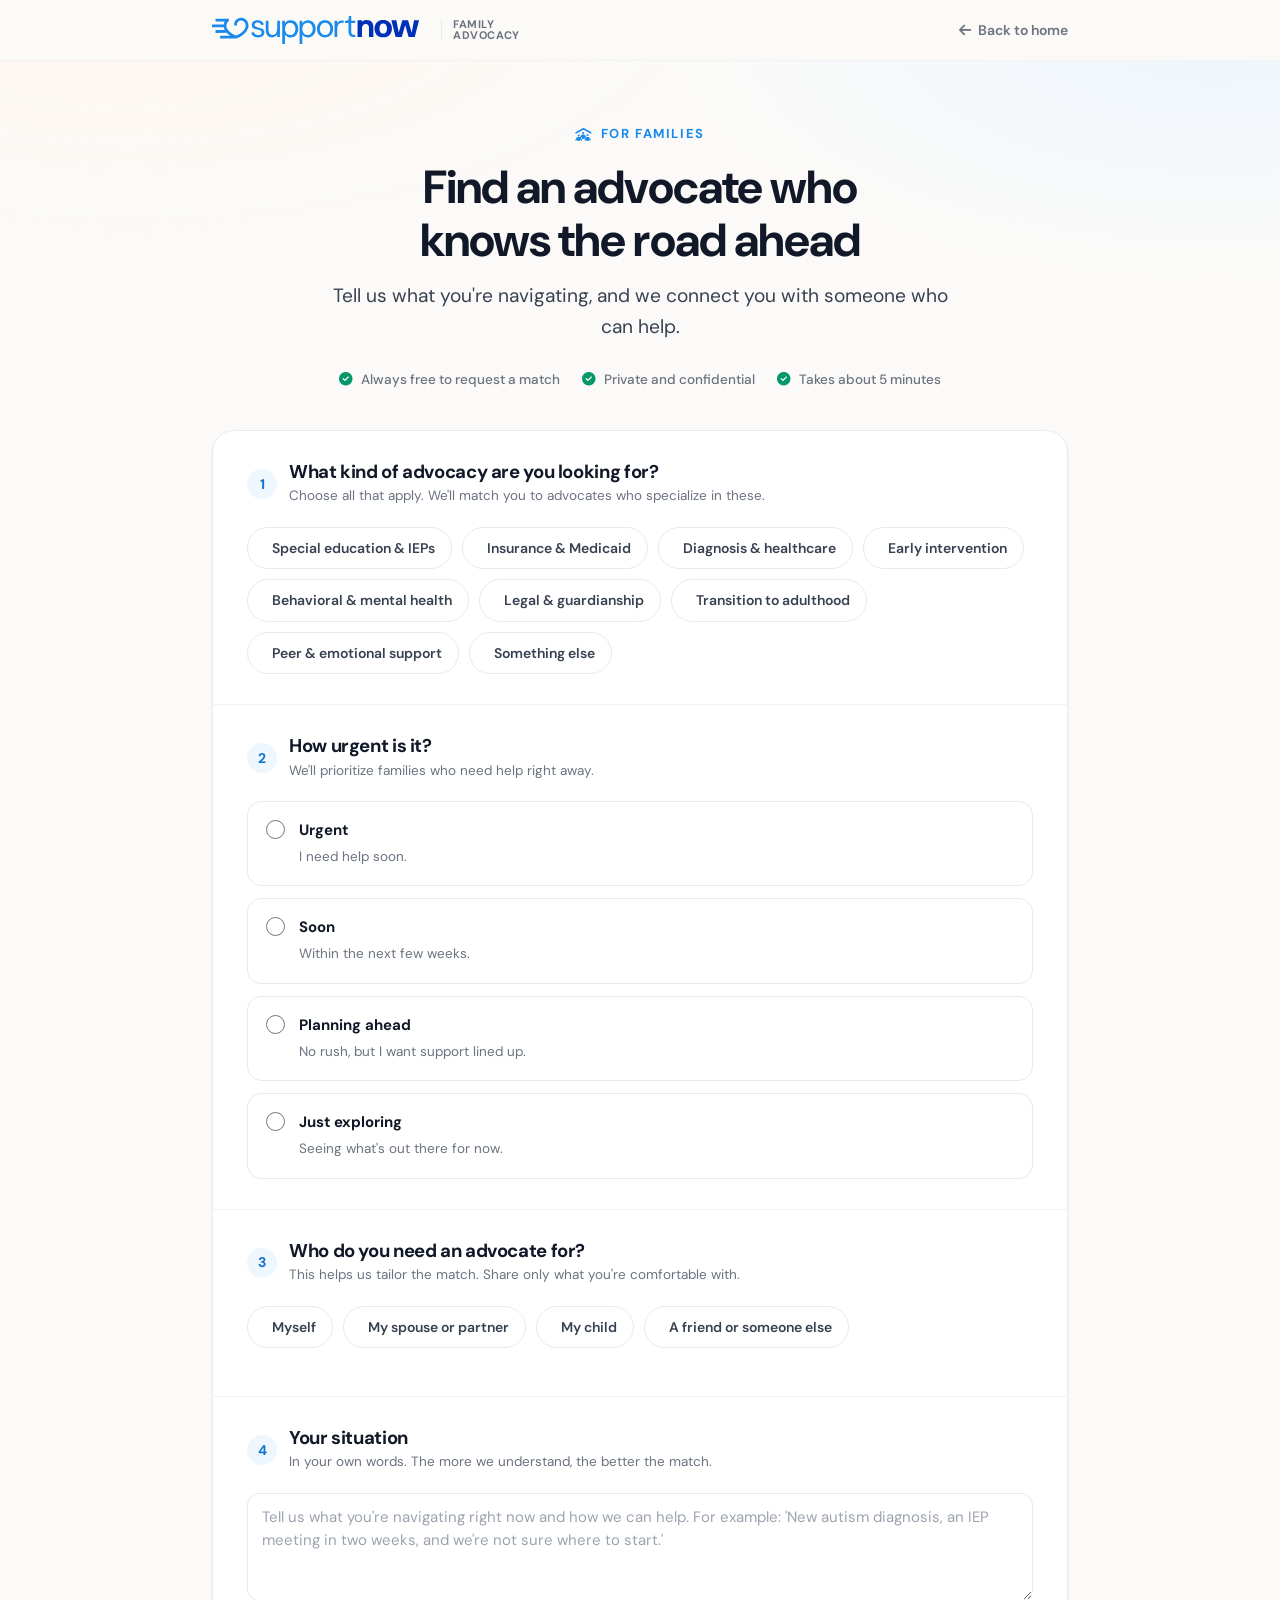
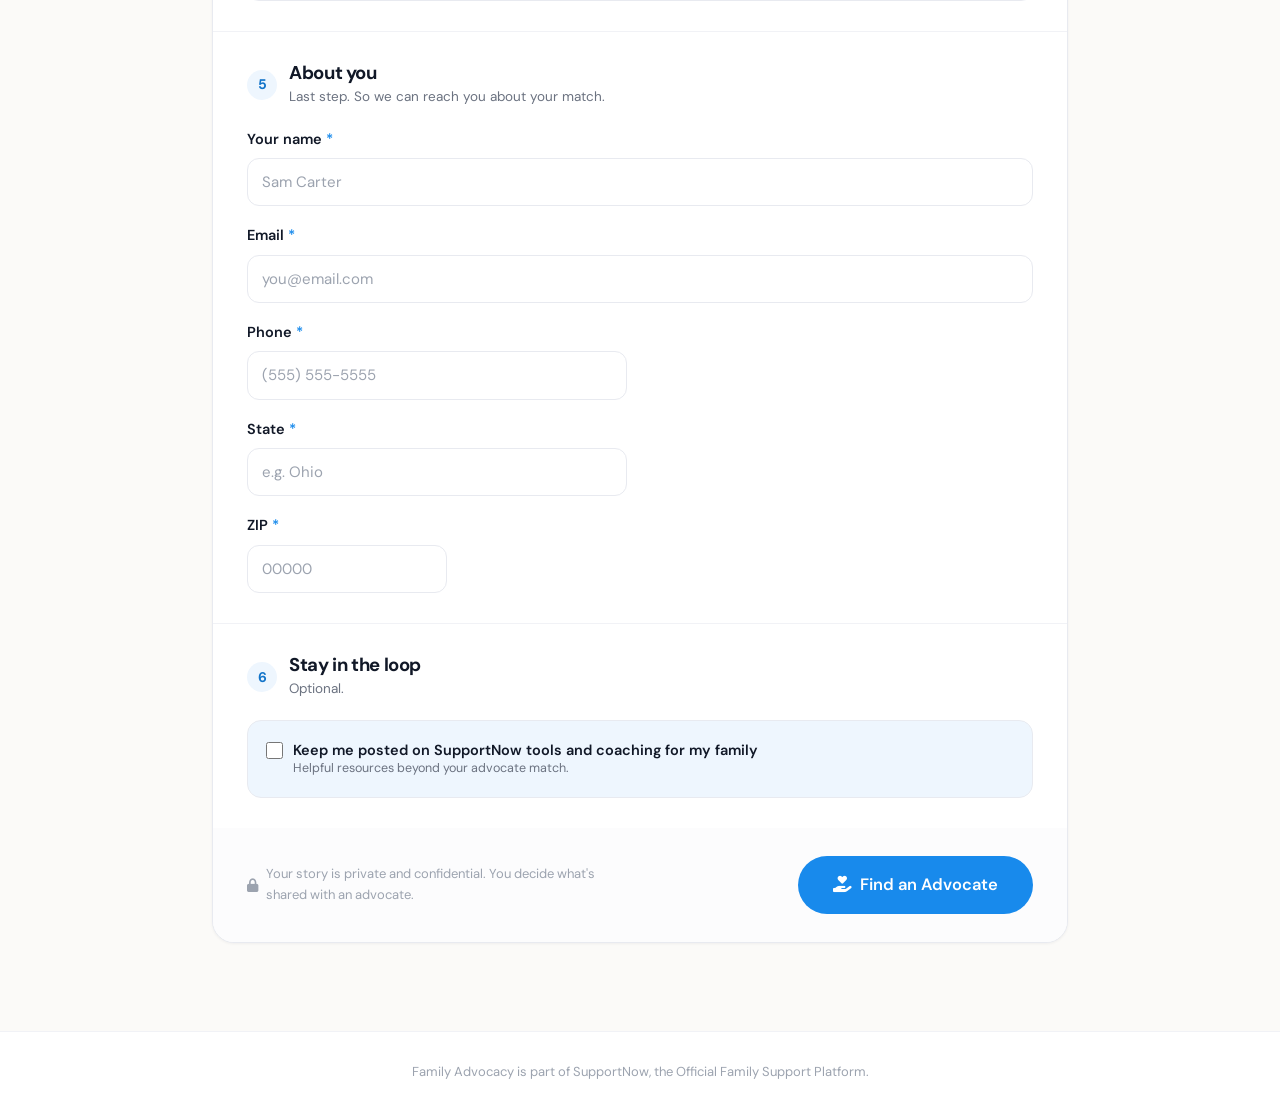
<file: family-intake.html>
<!DOCTYPE html>
<html lang="en">
<head>
<meta charset="UTF-8">
<meta name="viewport" content="width=device-width, initial-scale=1.0">
<title>Find an advocate | SupportNow Family Advocacy</title>
<meta name="description" content="Find an advocate who knows the road ahead. Tell us what you're navigating, and we connect you with someone who can help.">

<link href="https://cdn.jsdelivr.net/npm/bootstrap@5.3.3/dist/css/bootstrap.min.css" rel="stylesheet">
<link href="https://cdnjs.cloudflare.com/ajax/libs/font-awesome/6.5.1/css/all.min.css" rel="stylesheet">
<link rel="preconnect" href="https://fonts.googleapis.com">
<link rel="preconnect" href="https://fonts.gstatic.com" crossorigin>
<link href="https://fonts.googleapis.com/css2?family=DM+Sans:opsz,wght@9..40,400;9..40,500;9..40,600;9..40,700&display=swap" rel="stylesheet">
<link href="intake.css" rel="stylesheet">
</head>
<!-- brand-blue accent for the family side (mirrors the "I'm a family" door) -->
<body>

<!-- TOP BAR -->
<div class="topbar">
  <nav class="container container-narrow d-flex align-items-center justify-content-between py-3">
    <a href="index.html" class="brand-lockup">
      <img src="logo.svg" alt="SupportNow" class="brand-logo">
      <span class="vertical-tag d-none d-sm-inline">Family<br>Advocacy</span>
    </a>
    <a href="index.html" class="back-link"><i class="fa-solid fa-arrow-left"></i> Back to home</a>
  </nav>
</div>

<!-- HERO -->
<header class="intake-hero">
  <div class="container container-narrow text-center">
    <span class="eyebrow"><i class="fa-solid fa-people-roof"></i> For families</span>
    <h1 class="text-balance">Find an advocate who knows the road ahead</h1>
    <p class="byline">
      Tell us what you're navigating, and we connect you with someone who can help.
    </p>
    <div class="trust-row">
      <span><i class="fa-solid fa-circle-check"></i> Always free to request a match</span>
      <span><i class="fa-solid fa-circle-check"></i> Private and confidential</span>
      <span><i class="fa-solid fa-circle-check"></i> Takes about 5 minutes</span>
    </div>
  </div>
</header>

<!-- FORM -->
<main class="form-wrap">
  <div class="container container-narrow">
    <form id="familyForm" action="https://formspree.io/f/mkolqapa" method="POST" novalidate>
      <!-- Formspree helpers: friendlier notification subject + honeypot spam trap -->
      <input type="hidden" name="_subject" value="New family advocacy request (SupportNow)">
      <p class="hp" aria-hidden="true"><label>Leave this field empty <input type="text" name="_gotcha" tabindex="-1" autocomplete="off"></label></p>
      <div class="form-card" id="formCard">

        <!-- 1. What you're looking for -->
        <section class="form-section">
          <div class="fs-head">
            <span class="fs-num">1</span>
            <div><h3 class="fs-title">What kind of advocacy are you looking for?</h3><p class="fs-sub">Choose all that apply. We'll match you to advocates who specialize in these.</p></div>
          </div>
          <div class="chip-group">
            <label class="chip"><input type="checkbox" name="areas" value="special-ed"><i class="fa-solid fa-check"></i> Special education &amp; IEPs</label>
            <label class="chip"><input type="checkbox" name="areas" value="insurance"><i class="fa-solid fa-check"></i> Insurance &amp; Medicaid</label>
            <label class="chip"><input type="checkbox" name="areas" value="diagnosis"><i class="fa-solid fa-check"></i> Diagnosis &amp; healthcare</label>
            <label class="chip"><input type="checkbox" name="areas" value="early-intervention"><i class="fa-solid fa-check"></i> Early intervention</label>
            <label class="chip"><input type="checkbox" name="areas" value="behavioral"><i class="fa-solid fa-check"></i> Behavioral &amp; mental health</label>
            <label class="chip"><input type="checkbox" name="areas" value="legal"><i class="fa-solid fa-check"></i> Legal &amp; guardianship</label>
            <label class="chip"><input type="checkbox" name="areas" value="transition"><i class="fa-solid fa-check"></i> Transition to adulthood</label>
            <label class="chip"><input type="checkbox" name="areas" value="peer"><i class="fa-solid fa-check"></i> Peer &amp; emotional support</label>
            <label class="chip"><input type="checkbox" name="areas" value="other" data-reveal-target="fam-area-other"><i class="fa-solid fa-check"></i> Something else</label>
          </div>
          <div class="reveal" id="fam-area-other">
            <input type="text" class="form-control" name="areas_other" placeholder="Tell us what kind of support you're looking for">
          </div>
        </section>

        <!-- 2. Urgency -->
        <section class="form-section">
          <div class="fs-head">
            <span class="fs-num">2</span>
            <div><h3 class="fs-title">How urgent is it?</h3><p class="fs-sub">We'll prioritize families who need help right away.</p></div>
          </div>
          <div class="choice-cards">
            <label class="choice"><input type="radio" name="urgency" value="urgent">
              <span><span class="c-title">Urgent</span><span class="c-sub">I need help soon.</span></span></label>
            <label class="choice"><input type="radio" name="urgency" value="soon">
              <span><span class="c-title">Soon</span><span class="c-sub">Within the next few weeks.</span></span></label>
            <label class="choice"><input type="radio" name="urgency" value="planning">
              <span><span class="c-title">Planning ahead</span><span class="c-sub">No rush, but I want support lined up.</span></span></label>
            <label class="choice"><input type="radio" name="urgency" value="exploring">
              <span><span class="c-title">Just exploring</span><span class="c-sub">Seeing what's out there for now.</span></span></label>
          </div>
        </section>

        <!-- 3. Who you need an advocate for (drives the follow-up questions) -->
        <section class="form-section">
          <div class="fs-head">
            <span class="fs-num">3</span>
            <div><h3 class="fs-title">Who do you need an advocate for?</h3><p class="fs-sub">This helps us tailor the match. Share only what you're comfortable with.</p></div>
          </div>
          <div class="field">
            <div class="chip-group" id="famWhoGroup">
              <label class="chip"><input type="radio" name="advocate_for" value="self"><i class="fa-solid fa-check"></i> Myself</label>
              <label class="chip"><input type="radio" name="advocate_for" value="spouse"><i class="fa-solid fa-check"></i> My spouse or partner</label>
              <label class="chip"><input type="radio" name="advocate_for" value="child"><i class="fa-solid fa-check"></i> My child</label>
              <label class="chip"><input type="radio" name="advocate_for" value="friend"><i class="fa-solid fa-check"></i> A friend or someone else</label>
            </div>
          </div>

          <!-- Revealed once they choose who the advocate is for -->
          <div class="reveal" id="fam-who-details">
            <div class="field">
              <label class="field-label" id="famAgeLabel">Their age or stage</label>
              <div class="chip-group">
                <label class="chip"><input type="radio" name="age" value="under-3"><i class="fa-solid fa-check"></i> Under 3</label>
                <label class="chip"><input type="radio" name="age" value="3-5"><i class="fa-solid fa-check"></i> 3-5</label>
                <label class="chip"><input type="radio" name="age" value="6-10"><i class="fa-solid fa-check"></i> 6-10</label>
                <label class="chip"><input type="radio" name="age" value="11-13"><i class="fa-solid fa-check"></i> 11-13</label>
                <label class="chip"><input type="radio" name="age" value="14-17"><i class="fa-solid fa-check"></i> 14-17</label>
                <label class="chip"><input type="radio" name="age" value="18+"><i class="fa-solid fa-check"></i> 18+</label>
                <label class="chip"><input type="radio" name="age" value="multiple"><i class="fa-solid fa-check"></i> More than one person</label>
              </div>
            </div>
            <div class="field">
              <label class="field-label" id="famDxLabel"><span class="dx-lead">Diagnosis or disability area</span> <span class="opt">(optional, check any that apply)</span></label>
              <div class="check-list">
                <label class="check"><input type="checkbox" name="diagnosis" value="autism"> Autism spectrum</label>
                <label class="check"><input type="checkbox" name="diagnosis" value="adhd"> ADHD</label>
                <label class="check"><input type="checkbox" name="diagnosis" value="learning"> Learning disability (e.g. dyslexia)</label>
                <label class="check"><input type="checkbox" name="diagnosis" value="speech"> Speech / language</label>
                <label class="check"><input type="checkbox" name="diagnosis" value="developmental"> Developmental / intellectual</label>
                <label class="check"><input type="checkbox" name="diagnosis" value="physical"> Physical / medical / complex</label>
                <label class="check"><input type="checkbox" name="diagnosis" value="mental-health"> Mental / behavioral health</label>
                <label class="check"><input type="checkbox" name="diagnosis" value="seeking"> Still seeking a diagnosis</label>
                <label class="check"><input type="checkbox" name="diagnosis" value="prefer-not"> Prefer not to say</label>
                <label class="check"><input type="checkbox" name="diagnosis" value="other" data-reveal-target="fam-dx-other"> Other</label>
              </div>
              <div class="reveal" id="fam-dx-other">
                <input type="text" class="form-control" name="diagnosis_other" placeholder="Tell us a bit more">
              </div>
            </div>
          </div>
        </section>

        <!-- 4. Your situation -->
        <section class="form-section">
          <div class="fs-head">
            <span class="fs-num">4</span>
            <div><h3 class="fs-title">Your situation</h3><p class="fs-sub">In your own words. The more we understand, the better the match.</p></div>
          </div>
          <div class="field">
            <textarea class="form-control" name="situation" placeholder="Tell us what you're navigating right now and how we can help. For example: 'New autism diagnosis, an IEP meeting in two weeks, and we're not sure where to start.'" required></textarea>
          </div>
        </section>

        <!-- 5. About you (contact) -->
        <section class="form-section">
          <div class="fs-head">
            <span class="fs-num">5</span>
            <div><h3 class="fs-title">About you</h3><p class="fs-sub">Last step. So we can reach you about your match.</p></div>
          </div>
          <div class="field"><label class="field-label" for="fam-name">Your name <span class="req">*</span></label>
            <input type="text" id="fam-name" class="form-control" name="name" placeholder="Sam Carter" autocomplete="name" required></div>
          <div class="field"><label class="field-label" for="fam-email">Email <span class="req">*</span></label>
            <input type="email" id="fam-email" class="form-control" name="email" placeholder="you@email.com" autocomplete="email" inputmode="email" required></div>
          <div class="field"><label class="field-label" for="fam-phone">Phone <span class="req">*</span></label>
            <input type="tel" id="fam-phone" class="form-control w-md" name="phone" placeholder="(555) 555-5555" autocomplete="tel" inputmode="tel"></div>
          <div class="field"><label class="field-label" for="fam-state">State <span class="req">*</span></label>
            <input type="text" id="fam-state" class="form-control w-md" name="state" placeholder="e.g. Ohio" autocomplete="address-level1" required></div>
          <div class="field"><label class="field-label" for="fam-zip">ZIP <span class="req">*</span></label>
            <input type="text" id="fam-zip" class="form-control w-sm" name="zip" placeholder="00000" autocomplete="postal-code" inputmode="numeric"></div>
        </section>

        <!-- 6. Stay in the loop -->
        <section class="form-section">
          <div class="fs-head">
            <span class="fs-num">6</span>
            <div><h3 class="fs-title">Stay in the loop</h3><p class="fs-sub">Optional.</p></div>
          </div>
          <div class="optin">
            <label class="check"><input type="checkbox" name="interest" value="platform">
              <span><strong>Keep me posted on SupportNow tools and coaching for my family</strong>
              <small>Helpful resources beyond your advocate match.</small></span></label>
          </div>
        </section>

        <!-- Submit -->
        <div class="submit-bar">
          <div class="form-error" id="formError" role="alert"></div>
          <span class="submit-note"><i class="fa-solid fa-lock"></i> Your story is private and confidential. You decide what's shared with an advocate.</span>
          <button type="submit" class="btn btn-accent btn-lg-x"><i class="fa-solid fa-hand-holding-heart me-2"></i>Find an Advocate</button>
        </div>
      </div>

      <!-- Success state -->
      <div class="form-card success" id="successPanel">
        <div class="ic"><i class="fa-solid fa-circle-check"></i></div>
        <h2>You're not alone in this anymore</h2>
        <p>Thank you for trusting us with your story. We've received your request and we'll reach out as we find an advocate who fits what you're navigating.</p>
        <p class="mt-4"><a href="index.html" class="btn btn-ghost"><i class="fa-solid fa-arrow-left me-2"></i>Back to home</a></p>
      </div>
    </form>
  </div>
</main>

<footer class="foot">
  <div class="container container-narrow">
    <p>Family Advocacy is part of SupportNow, the Official Family Support Platform.</p>
  </div>
</footer>

<script src="https://cdn.jsdelivr.net/npm/bootstrap@5.3.3/dist/js/bootstrap.bundle.min.js"></script>
<script>
  // "Other / Something else" checkboxes reveal a follow-up input when selected.
  document.querySelectorAll('[data-reveal-target]').forEach(function(input){
    var target = document.getElementById(input.getAttribute('data-reveal-target'));
    if(!target) return;
    var sync = function(){
      target.classList.toggle('open', input.checked);
      if(!input.checked){ var f = target.querySelector('input,textarea'); if(f) f.value=''; }
    };
    input.addEventListener('change', sync);
    sync();
  });

  // Section 3: reveal the follow-up questions once the family says who the advocate is
  // for, and adapt the wording to match that person.
  (function(){
    var group   = document.getElementById('famWhoGroup');
    var details = document.getElementById('fam-who-details');
    var ageLabel = document.getElementById('famAgeLabel');
    var dxLead   = document.querySelector('#famDxLabel .dx-lead');
    if(!group || !details) return;
    var copy = {
      self:   { age:'Your age or stage',                     dx:'Your diagnosis or disability area' },
      spouse: { age:"Your spouse or partner's age or stage", dx:'Their diagnosis or disability area' },
      child:  { age:"Your child's age or stage",             dx:"Your child's diagnosis or disability area" },
      friend: { age:'Their age or stage',                    dx:'Their diagnosis or disability area' }
    };
    group.addEventListener('change', function(e){
      var c = copy[e.target.value];
      if(!c) return;
      ageLabel.textContent = c.age;
      if(dxLead) dxLead.textContent = c.dx;
      details.classList.add('open');
    });
  })();

  // Submit to Formspree via fetch so we can keep the in-page success panel.
  document.getElementById('familyForm').addEventListener('submit', function(e){
    e.preventDefault();
    var form = this;
    if(!form.checkValidity()){ form.reportValidity(); return; }

    var btn = form.querySelector('button[type="submit"]');
    var errorBox = document.getElementById('formError');
    var originalBtn = btn.innerHTML;
    errorBox.classList.remove('show');
    btn.disabled = true;
    btn.innerHTML = '<i class="fa-solid fa-spinner fa-spin me-2"></i>Sending…';

    fetch(form.action, {
      method: 'POST',
      body: new FormData(form),
      headers: { 'Accept': 'application/json' }
    }).then(function(res){
      if(res.ok){
        document.getElementById('formCard').style.display='none';
        document.getElementById('successPanel').style.display='block';
        window.scrollTo({top:0, behavior:'smooth'});
        return;
      }
      return res.json().catch(function(){ return null; }).then(function(data){
        var msg = (data && data.errors && data.errors.length)
          ? data.errors.map(function(er){ return er.message; }).join(' ')
          : 'Something went wrong on our end. Please try again in a moment.';
        throw new Error(msg);
      });
    }).catch(function(err){
      errorBox.textContent = (err && err.message)
        ? err.message
        : 'We couldn’t reach the server. Please check your connection and try again.';
      errorBox.classList.add('show');
      btn.disabled = false;
      btn.innerHTML = originalBtn;
    });
  });
</script>
</body>
</html>
</file>
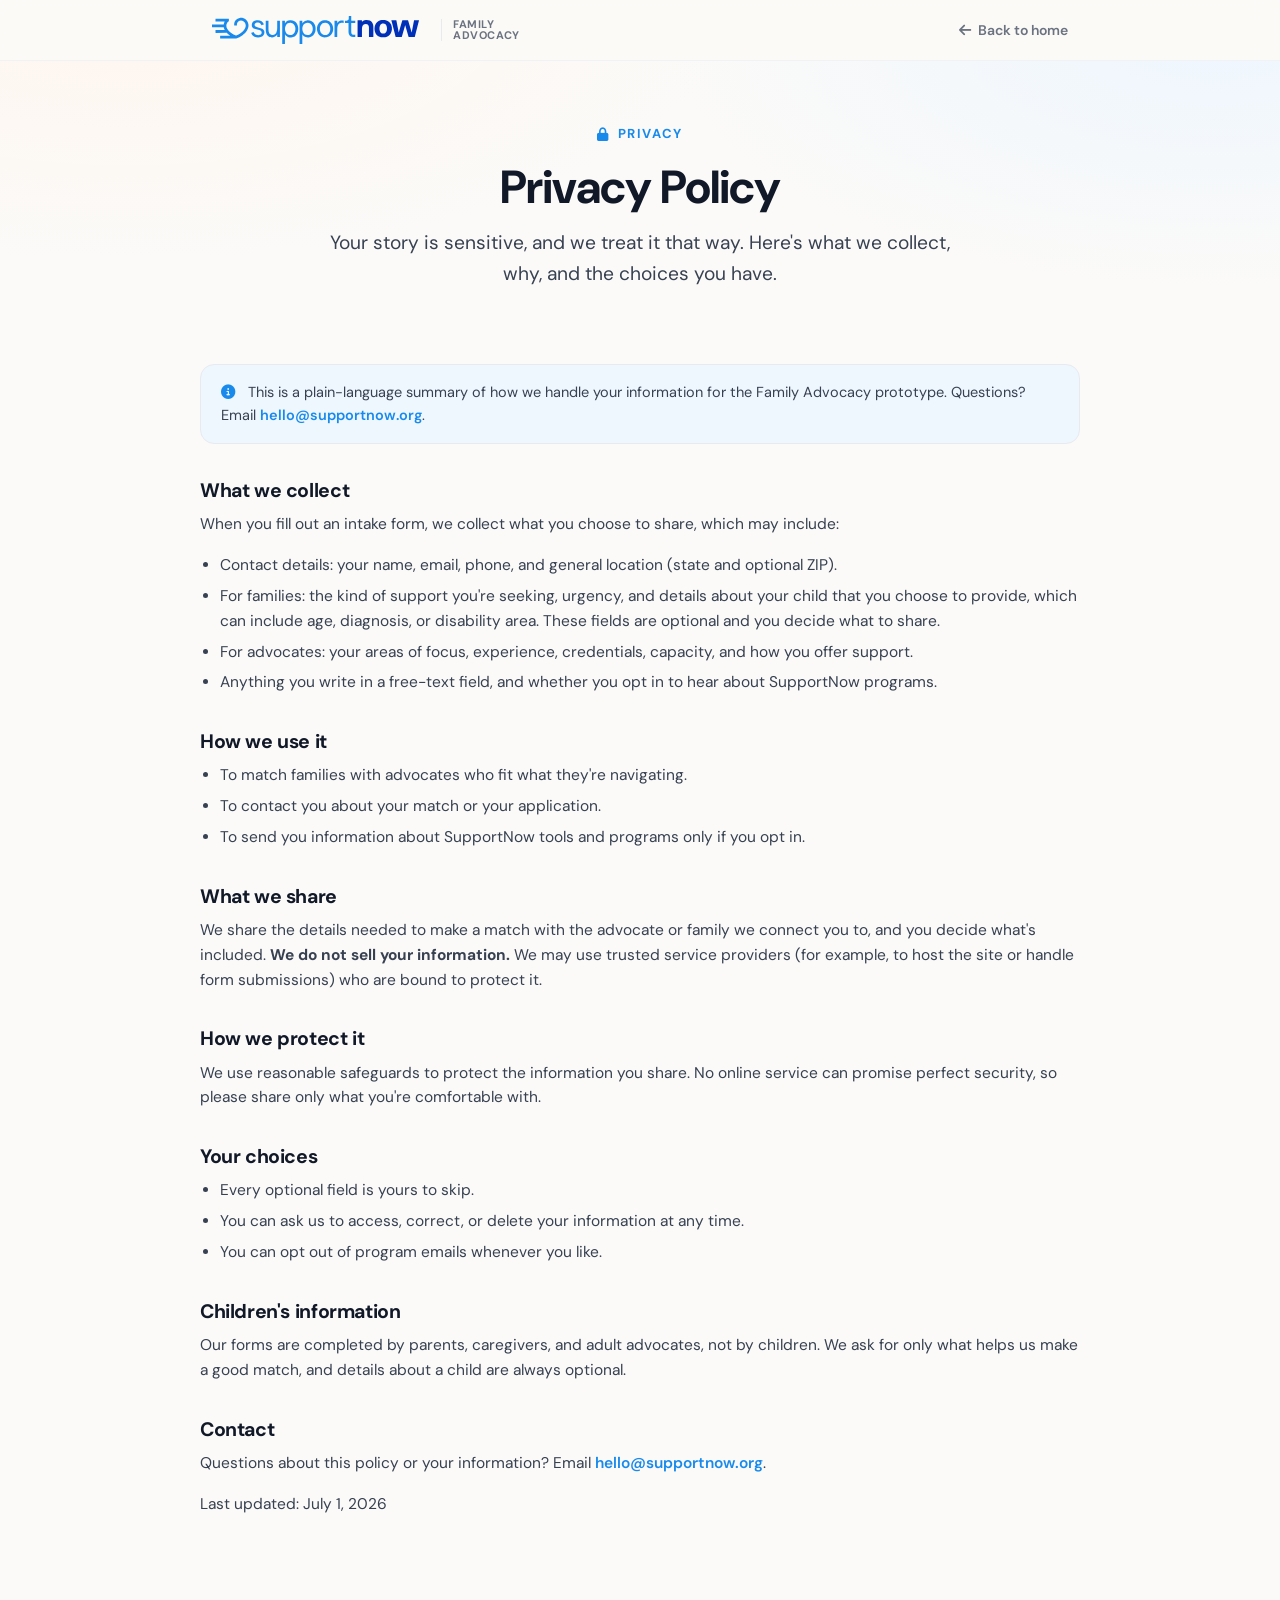
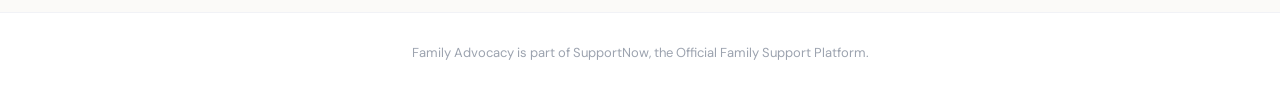
<file: privacy.html>
<!DOCTYPE html>
<html lang="en">
<head>
<meta charset="UTF-8">
<meta name="viewport" content="width=device-width, initial-scale=1.0">
<title>Privacy Policy | SupportNow Family Advocacy</title>
<meta name="description" content="How SupportNow Family Advocacy collects, uses, and protects the information families and advocates share with us.">

<link href="https://cdn.jsdelivr.net/npm/bootstrap@5.3.3/dist/css/bootstrap.min.css" rel="stylesheet">
<link href="https://cdnjs.cloudflare.com/ajax/libs/font-awesome/6.5.1/css/all.min.css" rel="stylesheet">
<link rel="preconnect" href="https://fonts.googleapis.com">
<link rel="preconnect" href="https://fonts.gstatic.com" crossorigin>
<link href="https://fonts.googleapis.com/css2?family=DM+Sans:opsz,wght@9..40,400;9..40,500;9..40,600;9..40,700&display=swap" rel="stylesheet">
<link href="intake.css" rel="stylesheet">

<!-- ────────────────────────────────────────────────────────────────
     STARTER DRAFT: plain-language placeholder, not legal advice.
     Have counsel review before relying on this for a public launch.
     Replace the placeholder contact email (hello@supportnow.org) with
     the real address, and confirm the "Last updated" date.
     ──────────────────────────────────────────────────────────────── -->
<style>
  .legal{padding:8px 0 80px}
  .legal .lead{font-size:1.02rem; color:var(--body); max-width:680px}
  .legal-note{background:var(--accent-bg); border:1px solid var(--border); border-radius:14px; padding:16px 20px; margin:26px 0 34px; font-size:14.5px; color:var(--body)}
  .legal-note i{color:var(--accent); margin-right:8px}
  .legal h2{font-size:1.22rem; margin:36px 0 10px}
  .legal p,.legal li{color:var(--body); font-size:15.5px}
  .legal ul{padding-left:20px; margin:0 0 14px}
  .legal li{margin-bottom:6px}
  .legal a{color:var(--accent); font-weight:600}
  .updated{font-size:13.5px; color:var(--muted); margin-top:12px}
</style>
</head>
<body>

<!-- TOP BAR -->
<div class="topbar">
  <nav class="container container-narrow d-flex align-items-center justify-content-between py-3">
    <a href="index.html" class="brand-lockup">
      <img src="logo.svg" alt="SupportNow" class="brand-logo">
      <span class="vertical-tag d-none d-sm-inline">Family<br>Advocacy</span>
    </a>
    <a href="index.html" class="back-link"><i class="fa-solid fa-arrow-left"></i> Back to home</a>
  </nav>
</div>

<!-- HERO -->
<header class="intake-hero">
  <div class="container container-narrow text-center">
    <span class="eyebrow"><i class="fa-solid fa-lock"></i> Privacy</span>
    <h1 class="text-balance">Privacy Policy</h1>
    <p class="byline">Your story is sensitive, and we treat it that way. Here's what we collect, why, and the choices you have.</p>
  </div>
</header>

<!-- CONTENT -->
<main class="container container-narrow legal">
  <div class="legal-note">
    <i class="fa-solid fa-circle-info"></i>
    This is a plain-language summary of how we handle your information for the Family Advocacy prototype.
    Questions? Email <a href="mailto:hello@supportnow.org">hello@supportnow.org</a>.
  </div>

  <h2>What we collect</h2>
  <p>When you fill out an intake form, we collect what you choose to share, which may include:</p>
  <ul>
    <li>Contact details: your name, email, phone, and general location (state and optional ZIP).</li>
    <li>For families: the kind of support you're seeking, urgency, and details about your child that you choose to provide, which can include age, diagnosis, or disability area. These fields are optional and you decide what to share.</li>
    <li>For advocates: your areas of focus, experience, credentials, capacity, and how you offer support.</li>
    <li>Anything you write in a free-text field, and whether you opt in to hear about SupportNow programs.</li>
  </ul>

  <h2>How we use it</h2>
  <ul>
    <li>To match families with advocates who fit what they're navigating.</li>
    <li>To contact you about your match or your application.</li>
    <li>To send you information about SupportNow tools and programs only if you opt in.</li>
  </ul>

  <h2>What we share</h2>
  <p>We share the details needed to make a match with the advocate or family we connect you to, and you decide what's included. <strong>We do not sell your information.</strong> We may use trusted service providers (for example, to host the site or handle form submissions) who are bound to protect it.</p>

  <h2>How we protect it</h2>
  <p>We use reasonable safeguards to protect the information you share. No online service can promise perfect security, so please share only what you're comfortable with.</p>

  <h2>Your choices</h2>
  <ul>
    <li>Every optional field is yours to skip.</li>
    <li>You can ask us to access, correct, or delete your information at any time.</li>
    <li>You can opt out of program emails whenever you like.</li>
  </ul>

  <h2>Children's information</h2>
  <p>Our forms are completed by parents, caregivers, and adult advocates, not by children. We ask for only what helps us make a good match, and details about a child are always optional.</p>

  <h2>Contact</h2>
  <p>Questions about this policy or your information? Email <a href="mailto:hello@supportnow.org">hello@supportnow.org</a>.</p>

  <p class="updated">Last updated: July 1, 2026</p>
</main>

<footer class="foot">
  <div class="container container-narrow">
    <p>Family Advocacy is part of SupportNow, the Official Family Support Platform.</p>
  </div>
</footer>

<script src="https://cdn.jsdelivr.net/npm/bootstrap@5.3.3/dist/js/bootstrap.bundle.min.js"></script>
</body>
</html>
</file>
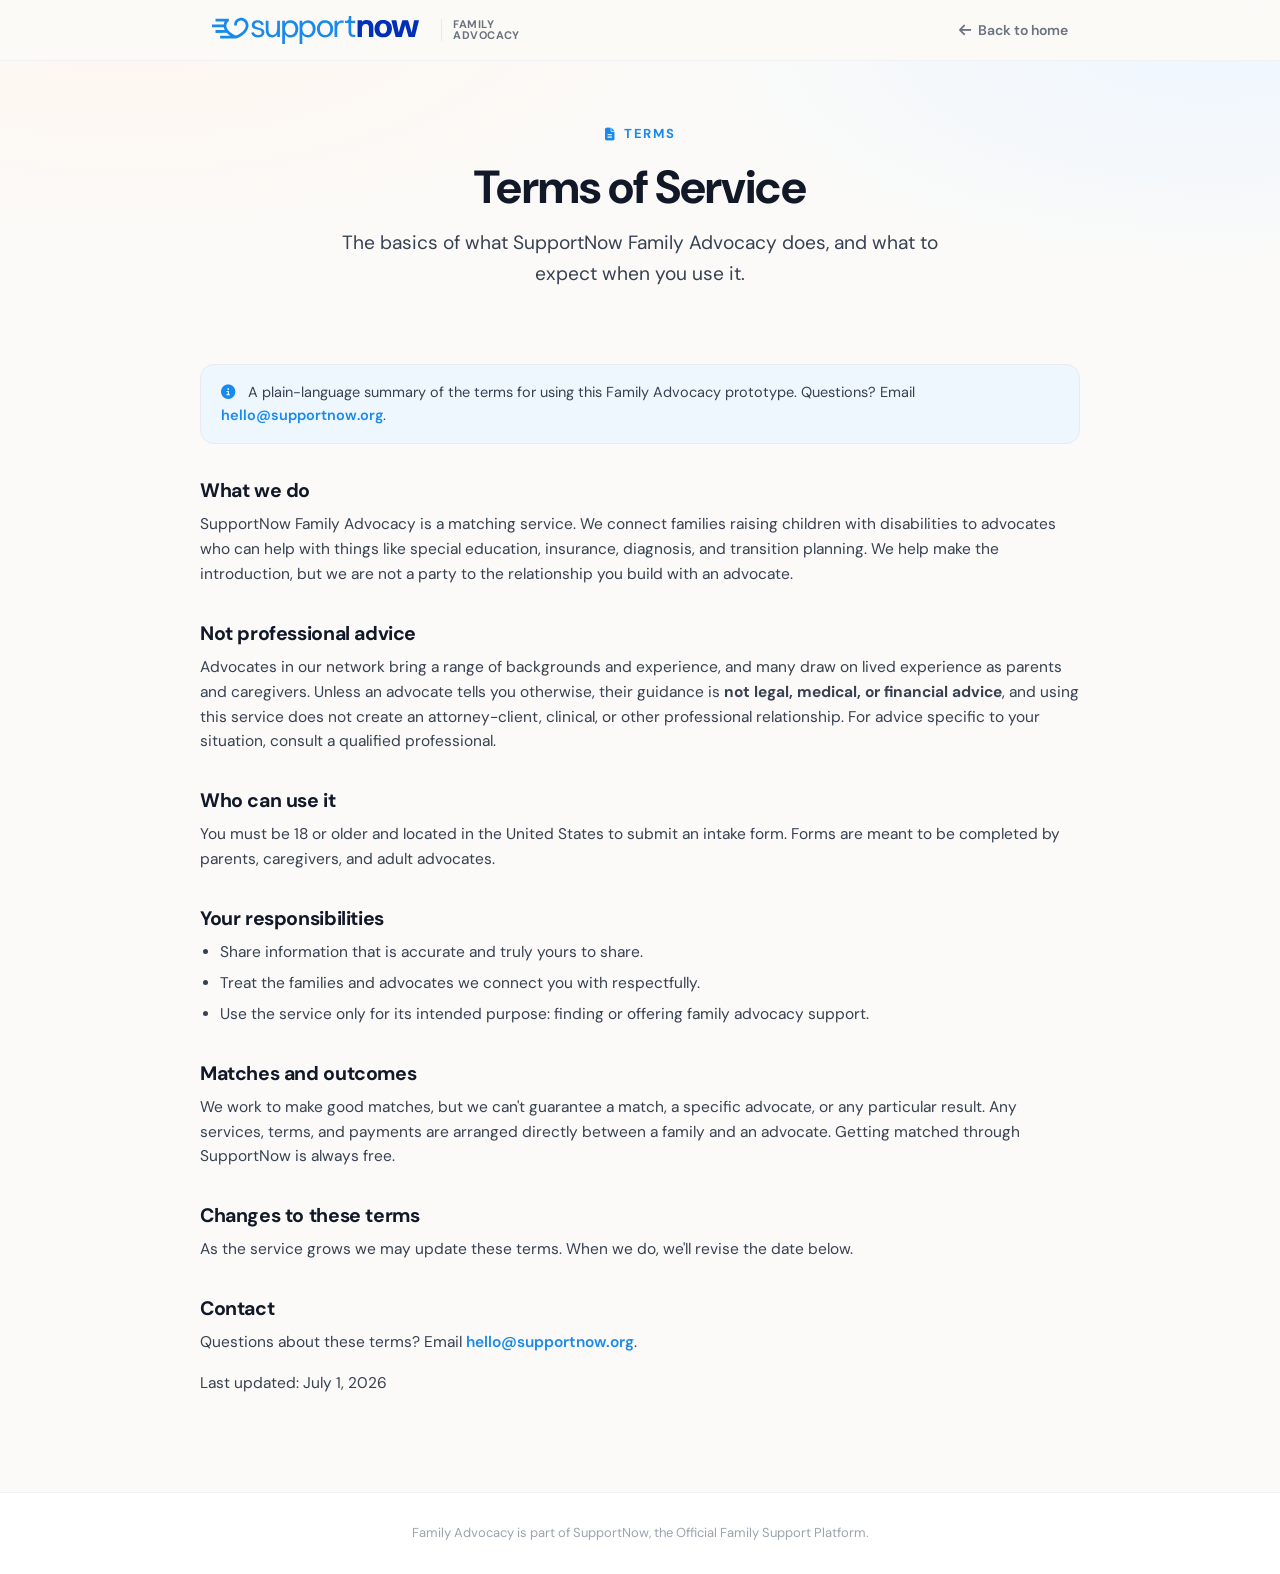
<file: terms.html>
<!DOCTYPE html>
<html lang="en">
<head>
<meta charset="UTF-8">
<meta name="viewport" content="width=device-width, initial-scale=1.0">
<title>Terms of Service | SupportNow Family Advocacy</title>
<meta name="description" content="The terms for using SupportNow Family Advocacy, the service that connects families raising children with disabilities to advocates.">

<link href="https://cdn.jsdelivr.net/npm/bootstrap@5.3.3/dist/css/bootstrap.min.css" rel="stylesheet">
<link href="https://cdnjs.cloudflare.com/ajax/libs/font-awesome/6.5.1/css/all.min.css" rel="stylesheet">
<link rel="preconnect" href="https://fonts.googleapis.com">
<link rel="preconnect" href="https://fonts.gstatic.com" crossorigin>
<link href="https://fonts.googleapis.com/css2?family=DM+Sans:opsz,wght@9..40,400;9..40,500;9..40,600;9..40,700&display=swap" rel="stylesheet">
<link href="intake.css" rel="stylesheet">

<!-- ────────────────────────────────────────────────────────────────
     STARTER DRAFT: plain-language placeholder, not legal advice.
     Have counsel review before relying on this for a public launch.
     Replace the placeholder contact email (hello@supportnow.org) with
     the real address, and confirm the "Last updated" date.
     ──────────────────────────────────────────────────────────────── -->
<style>
  .legal{padding:8px 0 80px}
  .legal .lead{font-size:1.02rem; color:var(--body); max-width:680px}
  .legal-note{background:var(--accent-bg); border:1px solid var(--border); border-radius:14px; padding:16px 20px; margin:26px 0 34px; font-size:14.5px; color:var(--body)}
  .legal-note i{color:var(--accent); margin-right:8px}
  .legal h2{font-size:1.22rem; margin:36px 0 10px}
  .legal p,.legal li{color:var(--body); font-size:15.5px}
  .legal ul{padding-left:20px; margin:0 0 14px}
  .legal li{margin-bottom:6px}
  .legal a{color:var(--accent); font-weight:600}
  .updated{font-size:13.5px; color:var(--muted); margin-top:12px}
</style>
</head>
<body>

<!-- TOP BAR -->
<div class="topbar">
  <nav class="container container-narrow d-flex align-items-center justify-content-between py-3">
    <a href="index.html" class="brand-lockup">
      <img src="logo.svg" alt="SupportNow" class="brand-logo">
      <span class="vertical-tag d-none d-sm-inline">Family<br>Advocacy</span>
    </a>
    <a href="index.html" class="back-link"><i class="fa-solid fa-arrow-left"></i> Back to home</a>
  </nav>
</div>

<!-- HERO -->
<header class="intake-hero">
  <div class="container container-narrow text-center">
    <span class="eyebrow"><i class="fa-solid fa-file-lines"></i> Terms</span>
    <h1 class="text-balance">Terms of Service</h1>
    <p class="byline">The basics of what SupportNow Family Advocacy does, and what to expect when you use it.</p>
  </div>
</header>

<!-- CONTENT -->
<main class="container container-narrow legal">
  <div class="legal-note">
    <i class="fa-solid fa-circle-info"></i>
    A plain-language summary of the terms for using this Family Advocacy prototype.
    Questions? Email <a href="mailto:hello@supportnow.org">hello@supportnow.org</a>.
  </div>

  <h2>What we do</h2>
  <p>SupportNow Family Advocacy is a matching service. We connect families raising children with disabilities to advocates who can help with things like special education, insurance, diagnosis, and transition planning. We help make the introduction, but we are not a party to the relationship you build with an advocate.</p>

  <h2>Not professional advice</h2>
  <p>Advocates in our network bring a range of backgrounds and experience, and many draw on lived experience as parents and caregivers. Unless an advocate tells you otherwise, their guidance is <strong>not legal, medical, or financial advice</strong>, and using this service does not create an attorney-client, clinical, or other professional relationship. For advice specific to your situation, consult a qualified professional.</p>

  <h2>Who can use it</h2>
  <p>You must be 18 or older and located in the United States to submit an intake form. Forms are meant to be completed by parents, caregivers, and adult advocates.</p>

  <h2>Your responsibilities</h2>
  <ul>
    <li>Share information that is accurate and truly yours to share.</li>
    <li>Treat the families and advocates we connect you with respectfully.</li>
    <li>Use the service only for its intended purpose: finding or offering family advocacy support.</li>
  </ul>

  <h2>Matches and outcomes</h2>
  <p>We work to make good matches, but we can't guarantee a match, a specific advocate, or any particular result. Any services, terms, and payments are arranged directly between a family and an advocate. Getting matched through SupportNow is always free.</p>

  <h2>Changes to these terms</h2>
  <p>As the service grows we may update these terms. When we do, we'll revise the date below.</p>

  <h2>Contact</h2>
  <p>Questions about these terms? Email <a href="mailto:hello@supportnow.org">hello@supportnow.org</a>.</p>

  <p class="updated">Last updated: July 1, 2026</p>
</main>

<footer class="foot">
  <div class="container container-narrow">
    <p>Family Advocacy is part of SupportNow, the Official Family Support Platform.</p>
  </div>
</footer>

<script src="https://cdn.jsdelivr.net/npm/bootstrap@5.3.3/dist/js/bootstrap.bundle.min.js"></script>
</body>
</html>
</file>
<file: intake.css>
/* ──────────────────────────────────────────────
   SupportNow · Family Advocacy: shared intake styles
   Used by family-intake.html and advocate-intake.html.
   Per-page accent set on <body> via --accent / --accent-dark / --accent-bg.
   ────────────────────────────────────────────── */

:root{
  --brand:#188aec; --brand-dark:#1274c9; --brand-light:#4da6f0; --brand-bg:#eef6fe; --navy:#1b2f80;
  --give:#059669; --give-dark:#047857; --give-tint:#ecfdf5;
  --amber:#d97706; --amber-tint:#fffbeb;

  --ink:#111827; --body:#374151; --secondary:#6b7280; --muted:#9ca3af;
  --border:#e8eaf0; --border-light:#f1f2f6; --bg:#fbfaf8; --card:#ffffff;

  --warm-1:#fff6ef; --warm-2:#fdf1f4; --warm-3:#eef6fe;
  --shadow:0 1px 3px rgba(17,24,39,.05);
  --shadow-lg:0 24px 60px -20px rgba(27,47,128,.28);

  /* default accent = brand blue; advocate page overrides on <body> */
  --accent:var(--brand); --accent-dark:var(--brand-dark); --accent-bg:var(--brand-bg);
}

*{box-sizing:border-box}
html{scroll-behavior:smooth}
body{
  font-family:'DM Sans',system-ui,-apple-system,Segoe UI,Roboto,sans-serif;
  color:var(--body); background:var(--bg); font-size:16.5px; line-height:1.6; -webkit-font-smoothing:antialiased;
  margin:0;
}
h1,h2,h3,h4{color:var(--ink); font-weight:700; letter-spacing:-.02em; line-height:1.14}
a{text-decoration:none}
.container-narrow{max-width:880px}
.eyebrow{font-size:13px; font-weight:700; text-transform:uppercase; letter-spacing:.12em; color:var(--accent); display:inline-flex; align-items:center; gap:8px}
.text-balance{text-wrap:balance}

/* ── Top bar ── */
.topbar{position:sticky; top:0; z-index:1000; background:rgba(251,250,248,.88); backdrop-filter:saturate(180%) blur(12px); border-bottom:1px solid var(--border-light)}
.brand-lockup{display:flex; align-items:center; gap:11px}
.brand-logo{height:28px; width:auto; display:block; flex-shrink:0}
.wordmark{font-size:20px; font-weight:700; letter-spacing:-.02em; line-height:1}
.wordmark b{color:var(--brand)} .wordmark em{color:var(--navy); font-style:normal}
.vertical-tag{font-size:11px; font-weight:700; letter-spacing:.04em; text-transform:uppercase; color:var(--secondary); border-left:1px solid var(--border); margin-left:11px; padding-left:11px; line-height:1}
.back-link{font-weight:600; font-size:14px; color:var(--secondary); display:inline-flex; align-items:center; gap:7px}
.back-link:hover{color:var(--accent)}

/* ── Buttons ── */
.btn{font-weight:600; border-radius:50px; padding:13px 26px; font-size:15.5px; transition:.18s; border:1.5px solid transparent; white-space:nowrap}
.btn-lg-x{padding:16px 34px; font-size:16.5px}
.btn-accent{background:var(--accent); color:#fff}
.btn-accent:hover{background:var(--accent-dark); color:#fff; transform:translateY(-1px); box-shadow:0 12px 26px -12px var(--accent)}
.btn-ghost{background:#fff; color:var(--ink); border-color:var(--border)}
.btn-ghost:hover{border-color:var(--accent); color:var(--accent)}

/* ── Hero band ── */
.intake-hero{
  position:relative; overflow:hidden;
  background:
    radial-gradient(1100px 460px at 10% -20%, var(--warm-1) 0%, transparent 55%),
    radial-gradient(1000px 460px at 95% -10%, var(--warm-3) 0%, transparent 55%);
  padding:60px 0 40px;
}
.intake-hero h1{font-size:clamp(2rem,4vw,2.9rem); margin:14px 0 14px}
.intake-hero .byline{font-size:clamp(1.02rem,1.5vw,1.22rem); color:var(--body); max-width:640px; margin:0 auto}
.trust-row{display:flex; flex-wrap:wrap; gap:10px 22px; justify-content:center; margin-top:26px}
.trust-row span{font-size:13.5px; color:var(--secondary); font-weight:500; display:inline-flex; align-items:center; gap:8px}
.trust-row i{color:var(--give)}

/* ── Form shell ── */
.form-wrap{padding:0 0 88px}
.form-card{background:var(--card); border:1px solid var(--border); border-radius:22px; box-shadow:var(--shadow); overflow:hidden}
.form-section{padding:30px 34px; border-bottom:1px solid var(--border-light)}
.form-section:last-of-type{border-bottom:none}
.fs-head{display:flex; align-items:center; gap:12px; margin-bottom:20px}
.fs-num{width:30px; height:30px; border-radius:50%; background:var(--accent-bg); color:var(--accent-dark); font-weight:700; font-size:14px; display:flex; align-items:center; justify-content:center; flex-shrink:0}
.fs-title{font-size:1.16rem; font-weight:700; color:var(--ink); margin:0; line-height:1.2}
.fs-sub{font-size:13.5px; color:var(--secondary); margin:2px 0 0}

.field{margin-bottom:18px}
.field:last-child{margin-bottom:0}
.field-label{font-weight:600; font-size:14.5px; color:var(--ink); margin-bottom:7px; display:block}
.req{color:var(--accent)}
.opt{font-weight:500; color:var(--muted); font-size:12.5px}

.form-control,.form-select{
  width:100%; border-radius:12px; border:1.5px solid var(--border); padding:12px 14px; font-size:15px; color:var(--ink);
  background-color:#fff; transition:.15s; font-family:inherit;
}
.form-control::placeholder{color:var(--muted)}
.form-control:focus,.form-select:focus{border-color:var(--accent); box-shadow:0 0 0 4px var(--accent-bg); outline:none}
textarea.form-control{min-height:108px; resize:vertical; line-height:1.55}

/* ── Chips (multi-select / single-select pills) ── */
.chip-group{display:flex; flex-wrap:wrap; gap:10px}
.chip{
  display:inline-flex; align-items:center; gap:8px; border:1.5px solid var(--border); background:#fff;
  border-radius:50px; padding:9px 16px; font-size:14px; font-weight:600; color:var(--body); cursor:pointer;
  transition:.15s; user-select:none; position:relative;
}
.chip:hover{border-color:var(--accent)}
.chip input{position:absolute; opacity:0; pointer-events:none}
.chip i{font-size:11px; width:0; opacity:0; transition:.15s}
.chip:has(input:checked){background:var(--accent-bg); border-color:var(--accent); color:var(--accent-dark)}
.chip:has(input:checked) i{width:11px; opacity:1}
.chip:has(input:focus-visible){box-shadow:0 0 0 4px var(--accent-bg)}

/* ── Choice cards (big radio rows) ── */
.choice-cards{display:grid; gap:12px}
.choice{
  display:flex; gap:14px; align-items:flex-start; border:1.5px solid var(--border); border-radius:14px;
  padding:16px 18px; cursor:pointer; transition:.15s; background:#fff;
}
.choice:hover{border-color:var(--accent)}
.choice:has(input:checked){border-color:var(--accent); background:var(--accent-bg)}
.choice input{margin:2px 0 0; accent-color:var(--accent); width:19px; height:19px; flex-shrink:0; cursor:pointer}
.c-title{font-weight:700; color:var(--ink); font-size:15px; display:block; margin-bottom:1px}
.c-sub{font-size:13.5px; color:var(--secondary); line-height:1.45}

/* ── Checklist (credentials, diagnosis areas) ── */
.check-list{display:grid; grid-template-columns:1fr 1fr; gap:11px 26px}
.check{display:flex; gap:10px; align-items:flex-start; font-size:14.5px; color:var(--body); cursor:pointer; line-height:1.4}
.check input{margin:2px 0 0; accent-color:var(--accent); width:17px; height:17px; flex-shrink:0; cursor:pointer}
@media(max-width:600px){ .check-list{grid-template-columns:1fr} }

/* ── Opt-in box ── */
.optin{background:var(--accent-bg); border:1px solid var(--border); border-radius:14px; padding:6px 18px}
.optin .check{padding:13px 0; font-size:14.5px}
.optin .check + .check{border-top:1px solid rgba(255,255,255,.6)}
.optin .check strong{color:var(--ink); font-weight:600}
.optin .check small{display:block; color:var(--secondary); font-size:12.5px; font-weight:400}

/* ── Reveal: follow-up input shown when "Other / Something else" is picked ── */
.reveal{display:none}
.reveal.open{display:block; margin-top:14px}

/* width caps so short single-line fields look intentional, not stretched */
.w-sm{max-width:200px}
.w-md{max-width:380px}

/* ── Submit bar ── */
.submit-bar{padding:28px 34px; background:#fcfcfd; display:flex; flex-wrap:wrap; gap:14px; align-items:center; justify-content:space-between}
.submit-note{font-size:13px; color:var(--muted); display:flex; align-items:center; gap:8px; max-width:380px}

/* honeypot: hidden from people, catches spam bots */
.hp{display:none}

/* inline submit error (Formspree / network failures) */
.form-error{display:none; width:100%; padding:12px 16px; border-radius:12px; background:#fef2f2; border:1px solid #fecaca; color:#b91c1c; font-size:14px; font-weight:600}
.form-error.show{display:block}

/* ── Success panel ── */
.success{display:none; text-align:center; padding:56px 30px}
.success .ic{width:68px; height:68px; border-radius:50%; background:var(--give-tint); color:var(--give); font-size:30px; display:flex; align-items:center; justify-content:center; margin:0 auto 22px}
.success h2{font-size:1.7rem; margin-bottom:10px}
.success p{color:var(--secondary); max-width:440px; margin:0 auto 8px}

/* ── Footer ── */
.foot{padding:30px 0; border-top:1px solid var(--border-light); background:#fff; text-align:center}
.foot p{font-size:13px; color:var(--muted); margin:0}

@media(max-width:600px){
  .form-section{padding:24px 20px}
  .submit-bar{padding:22px 20px}
}
</file>
